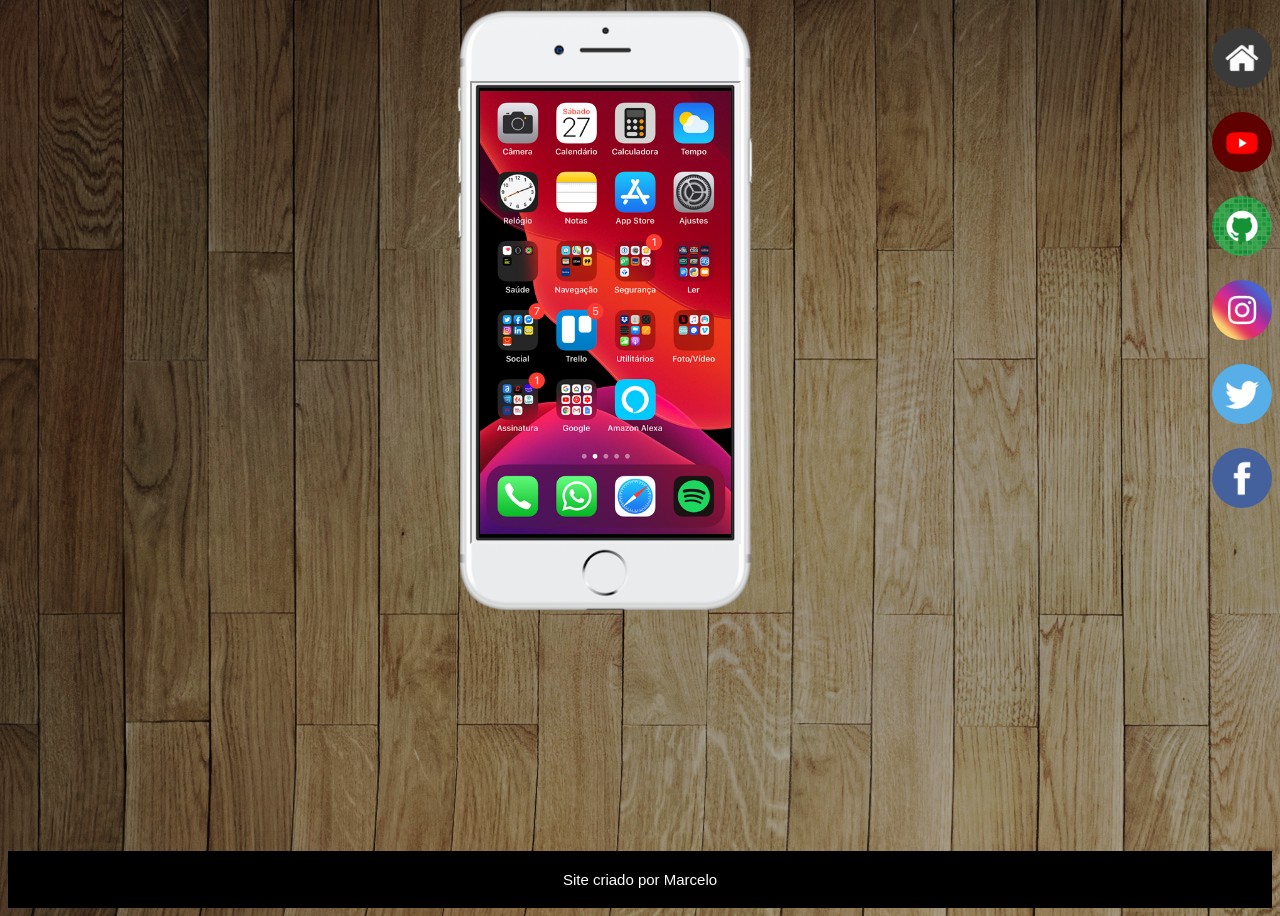
<file: index.html>
<!DOCTYPE html>
<html lang="pt-br">
<head>
    <meta charset="UTF-8">
    <meta name="viewport" content="width=device-width, initial-scale=1.0">
    <title>Meu projeto Redes sociais</title>

    <link rel="stylesheet" href="style.css">

</head>
<body>
    <div id="conteudo">
      
        <div id="telefone">
      
        <img id="imagem" src="imagens/frame-iphone.png" alt="telefone">
       <iframe sr src="paginas-extras/home.html" name="tela" ></iframe>
        </div>
      <nav>
        
        <a href="paginas-extras/home.html" target="tela"><img class="you" src="imagens/logo-home.jpg"></a>
        <br>
        <a href="paginas-extras/you.html" target="tela"> <img class="you" src="imagens/logo-youtube.jpg" ></a>
        <br>
        <a href="paginas-extras/git.html" target="tela"> <img class="you" src="imagens/logo-github.jpg" alt=""></a>
        <br>
        <a href="paginas-extras/insta.html" target="tela"> <img class="you" src="imagens/logo-instagram.jpg" alt=""></a>
        <br>
        <a href="paginas-extras/twi.html" target="tela"> <img class="you" src="imagens/logo-twitter.jpg" alt=""></a>
        <br>
        <a href="paginas-extras/face.html" target="tela"> <img class="you" src="imagens/logo-facebook.jpg" alt=""></a>
      </nav>
      
       
    </div>



<footer> 
  <p>Site criado por Marcelo</p>
</footer>

</body>
</html>
</file>
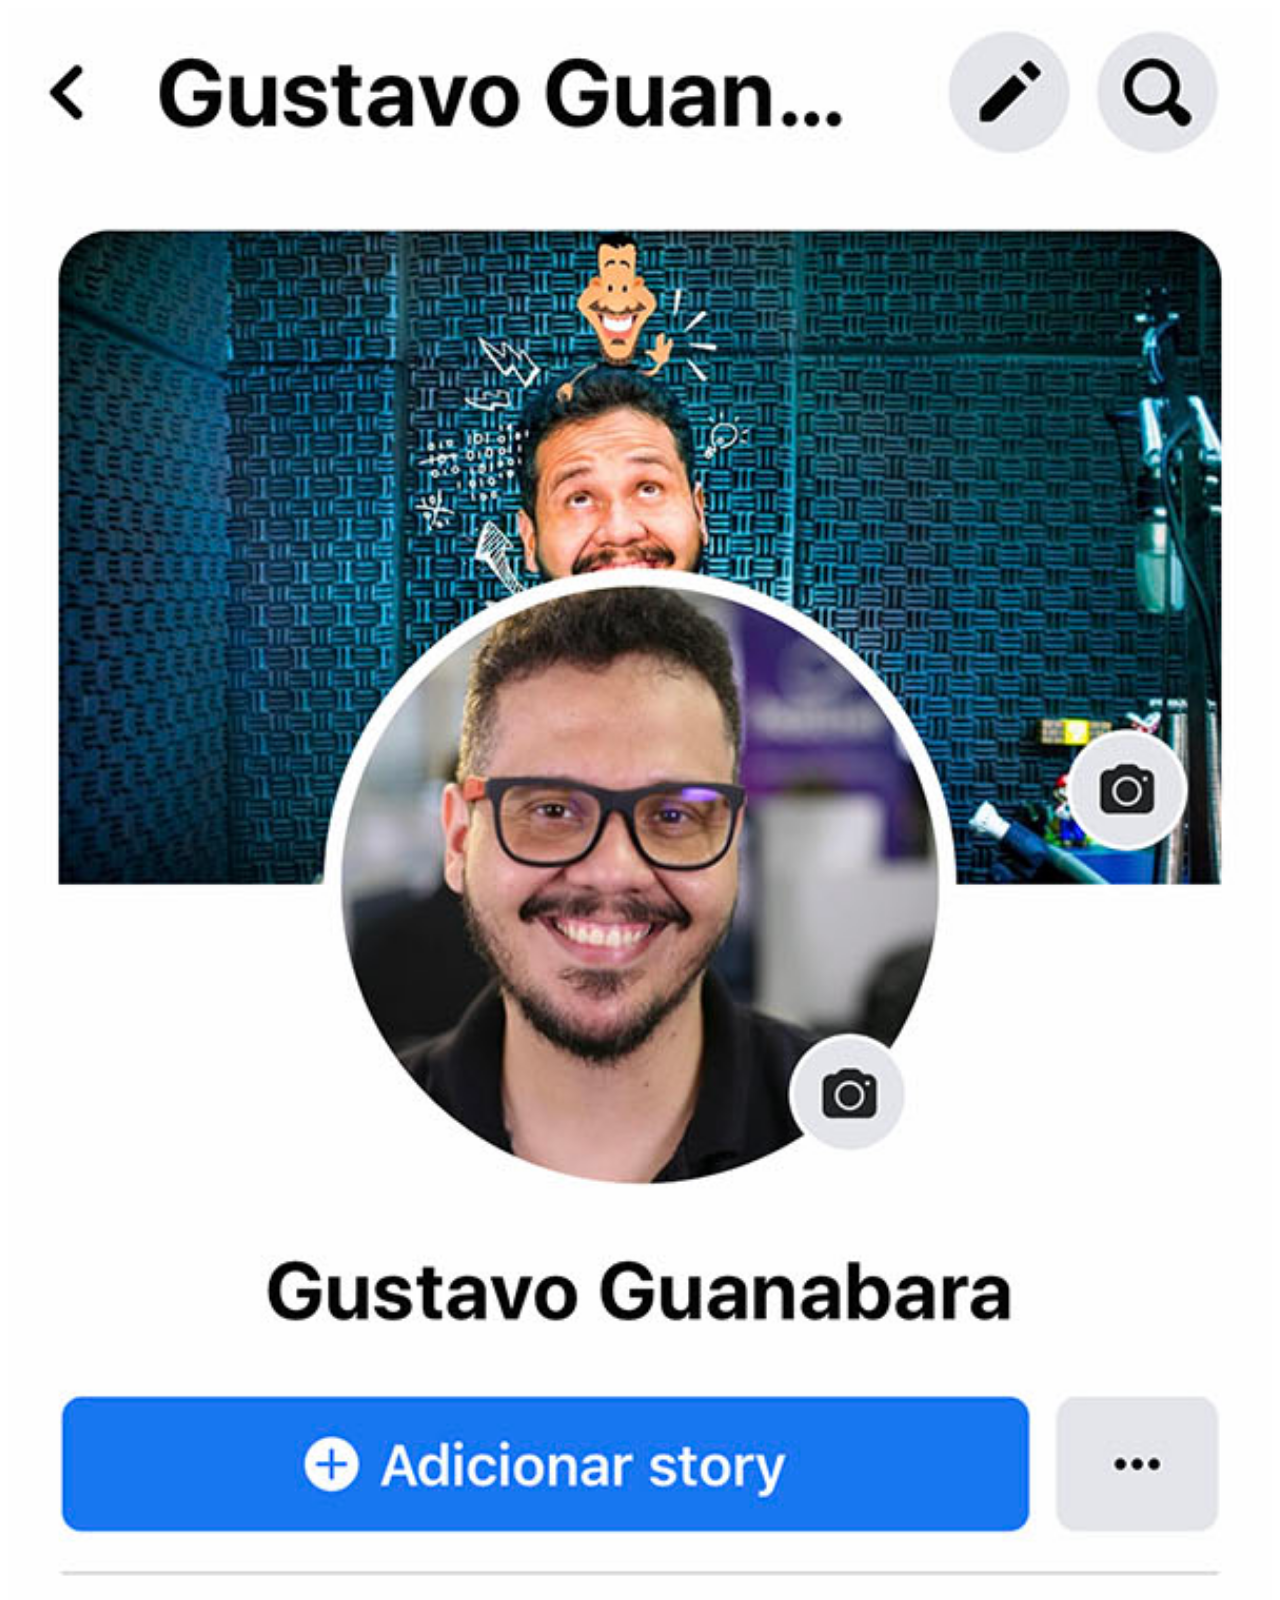
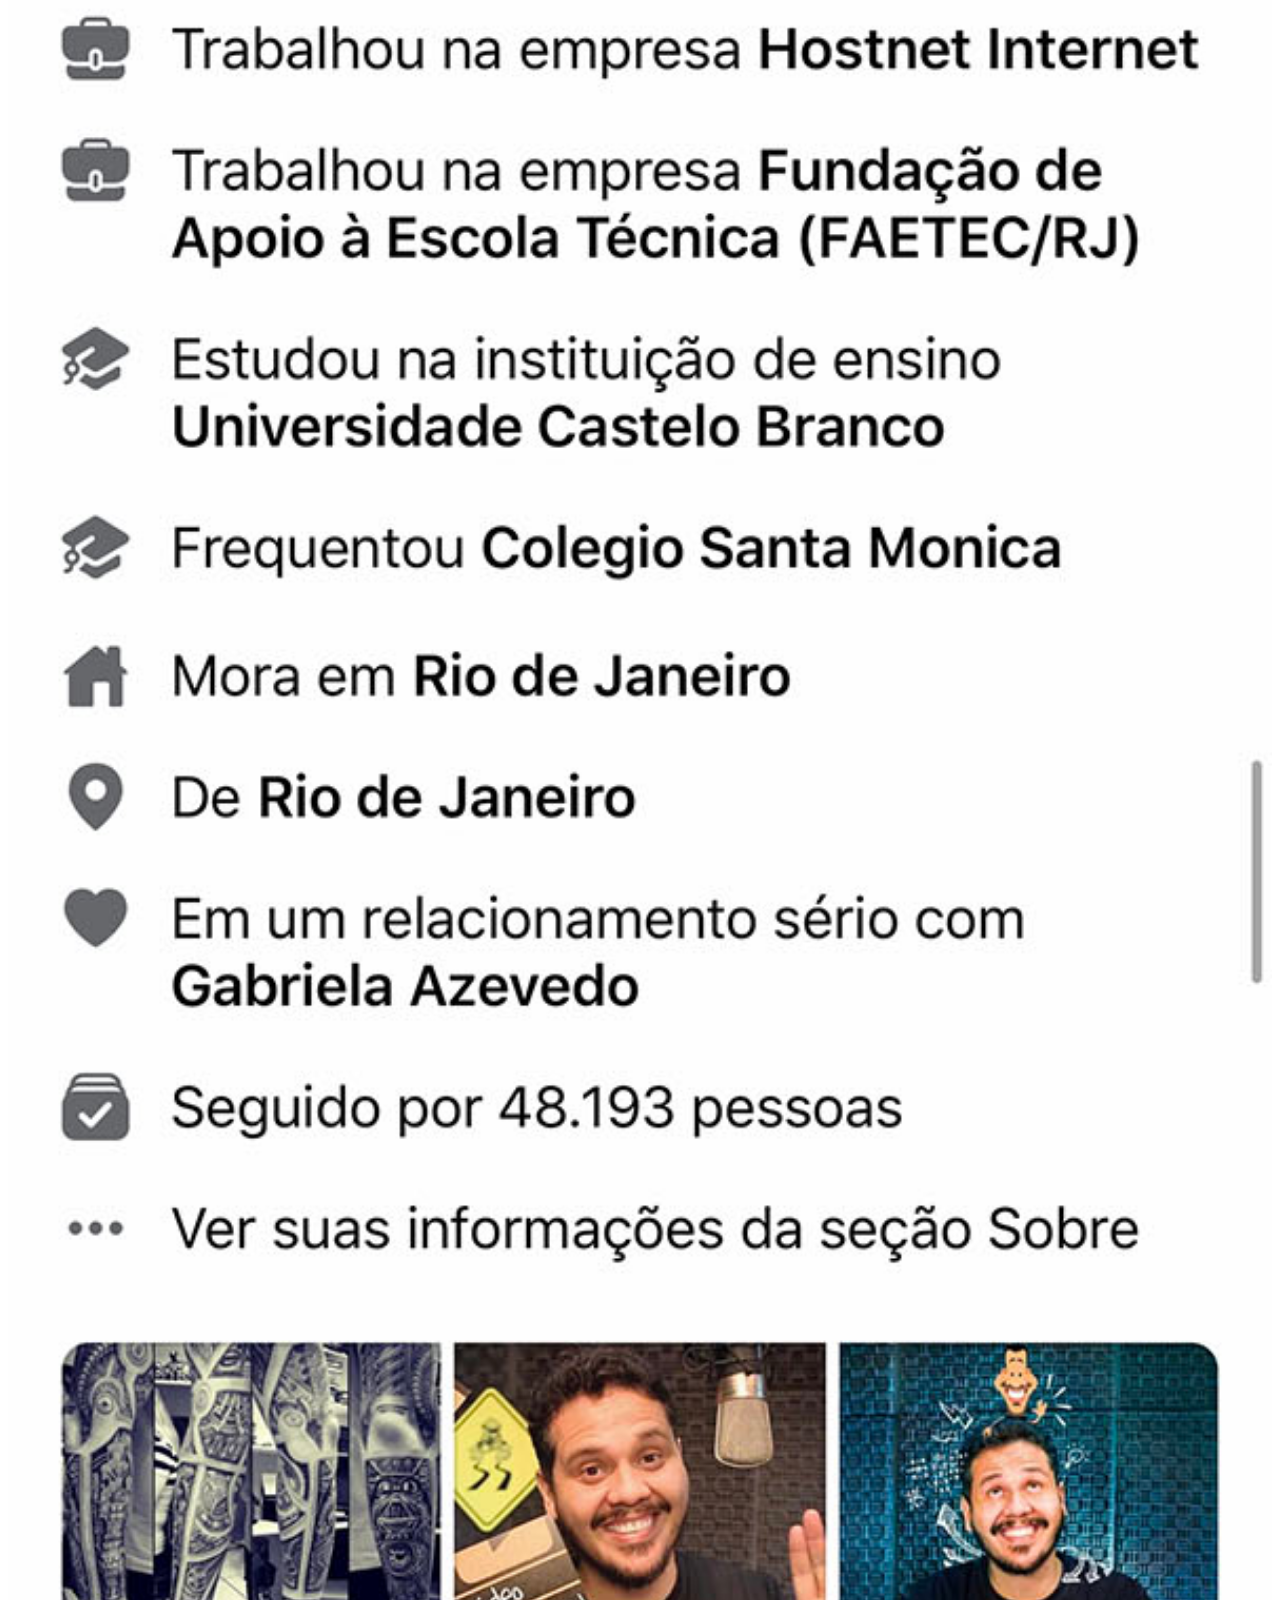
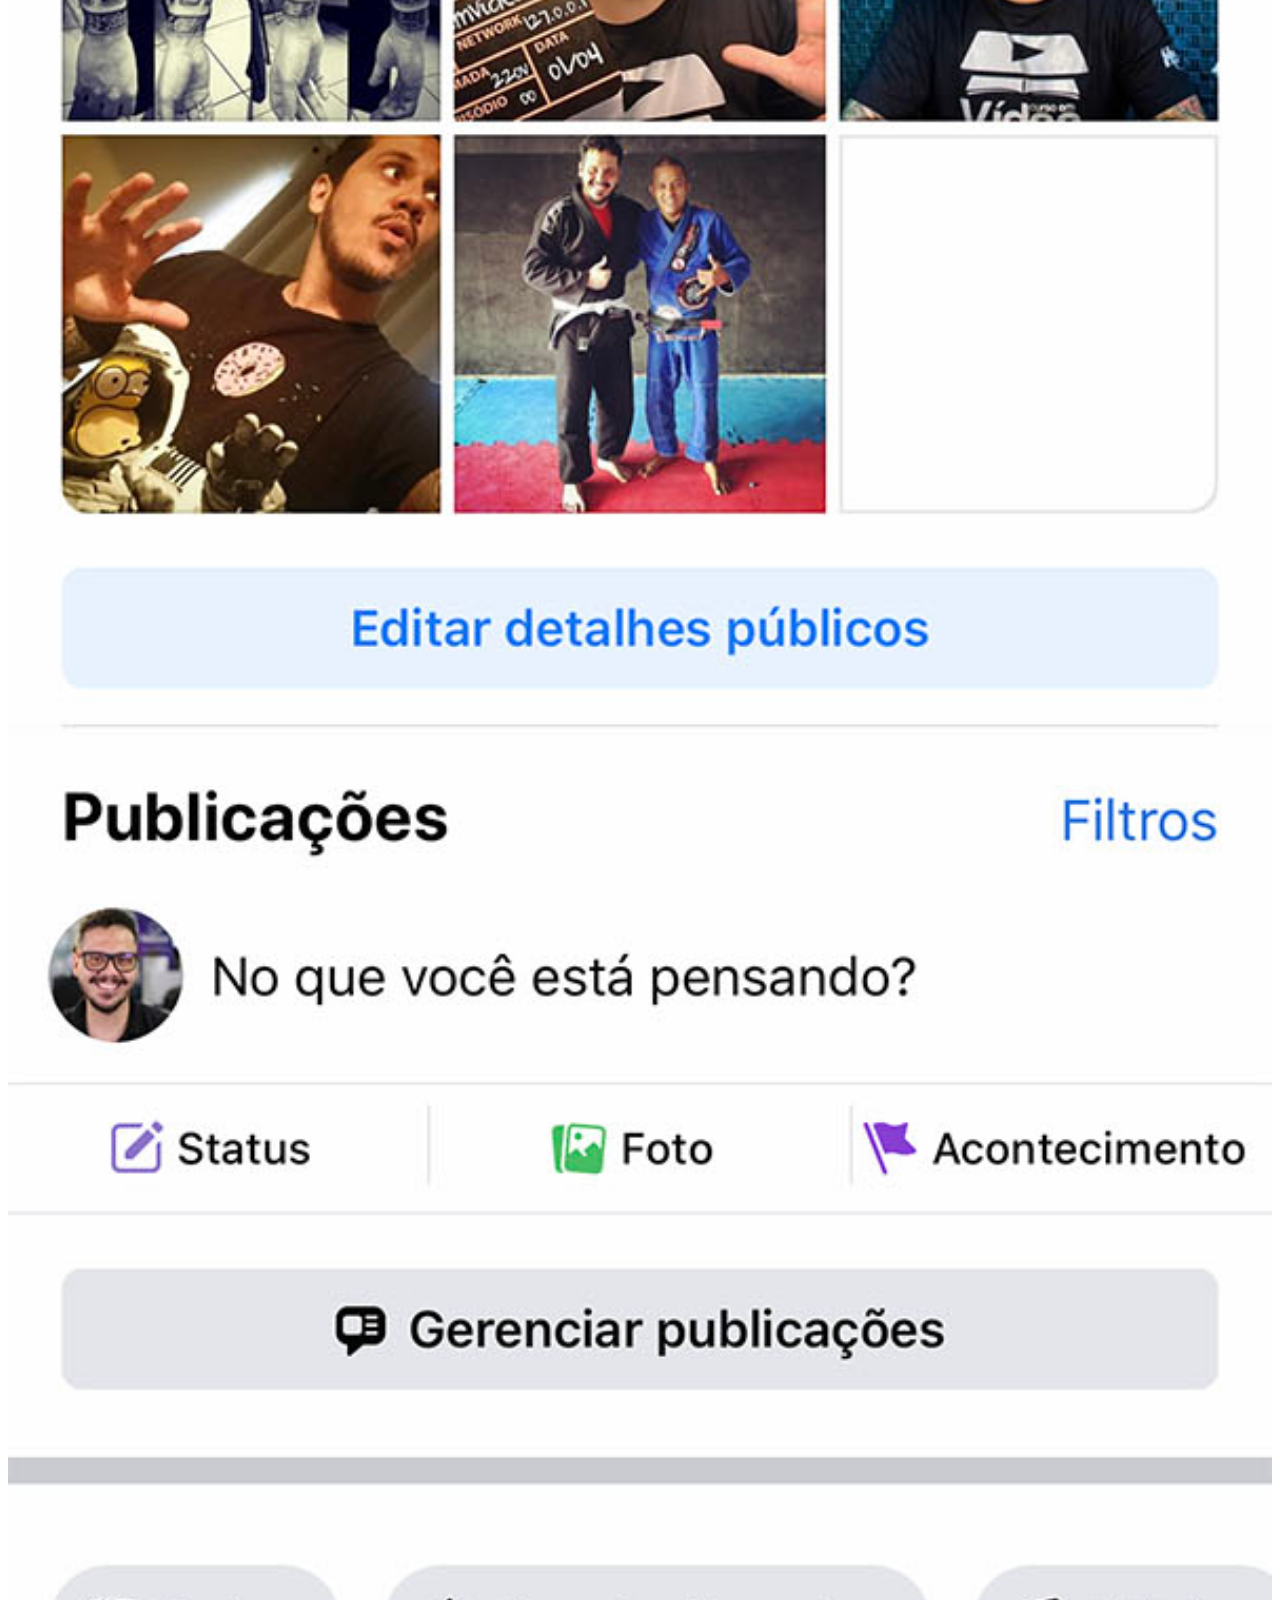
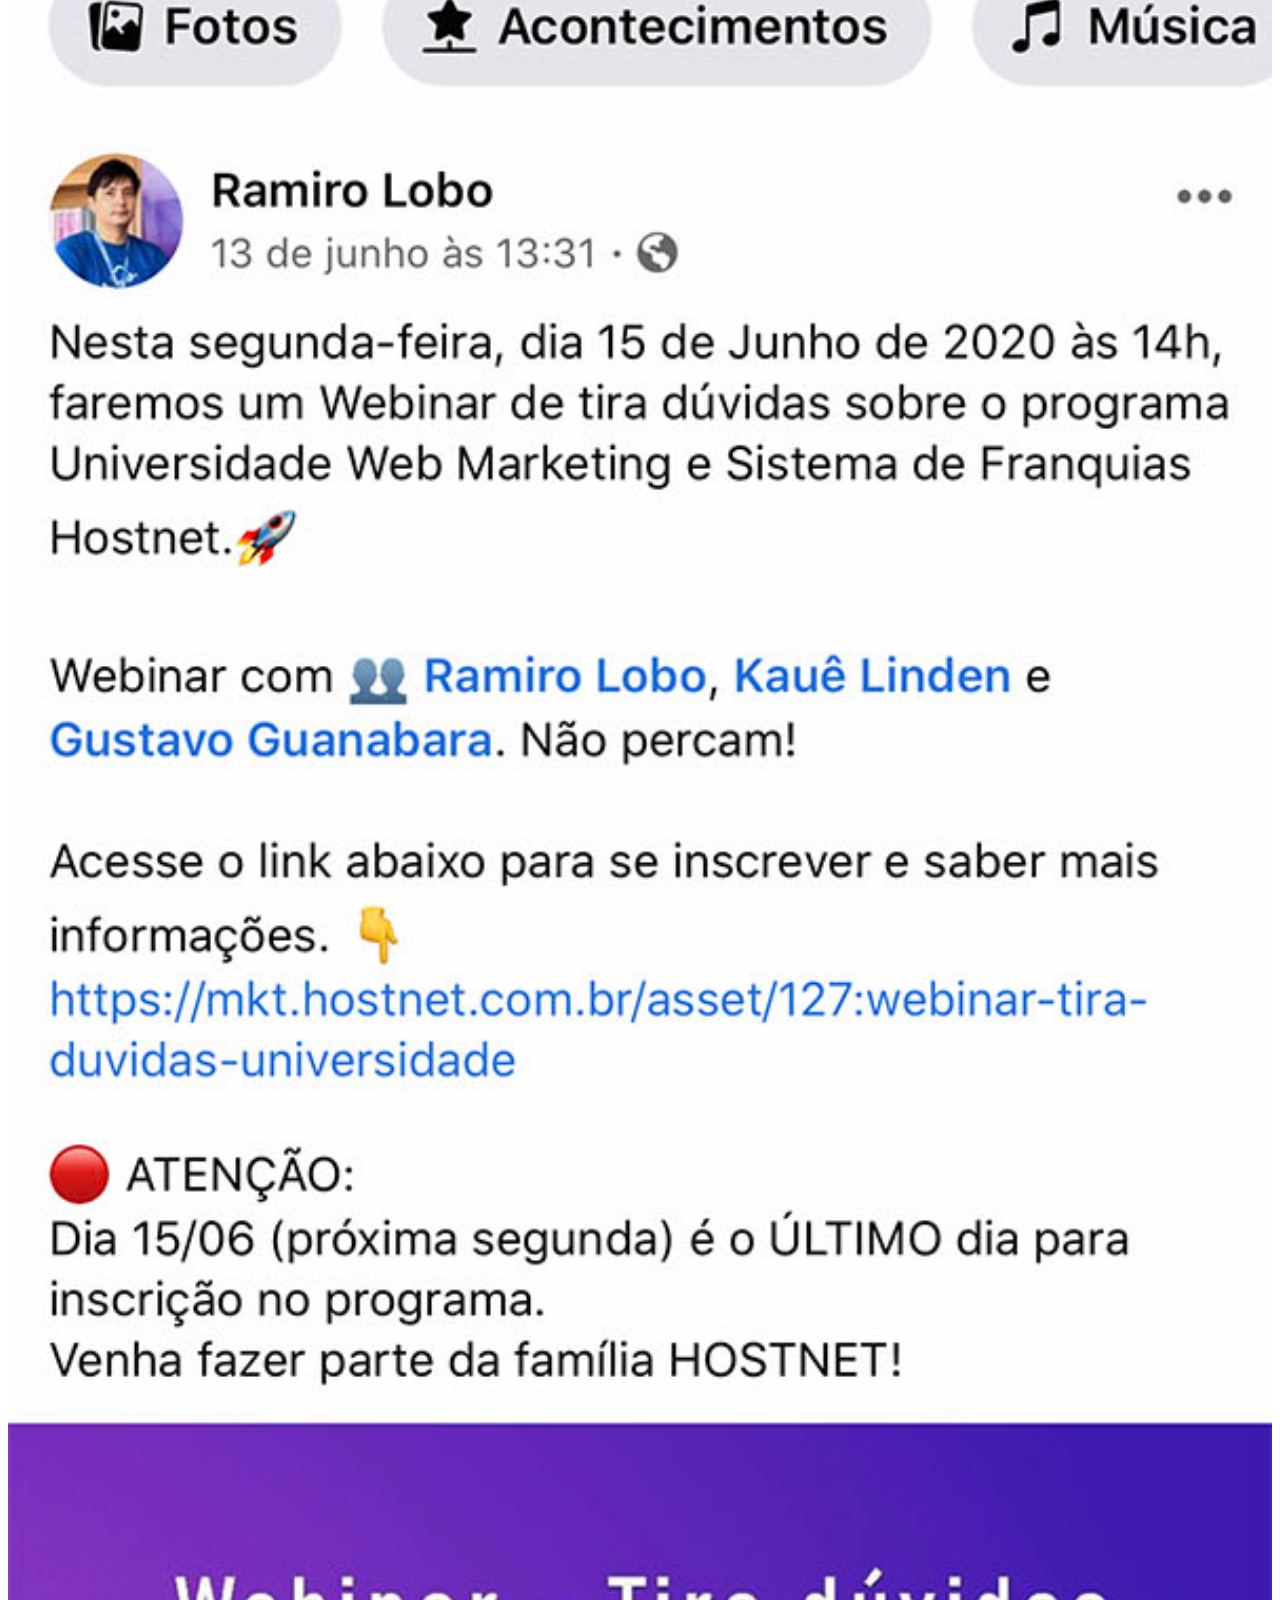
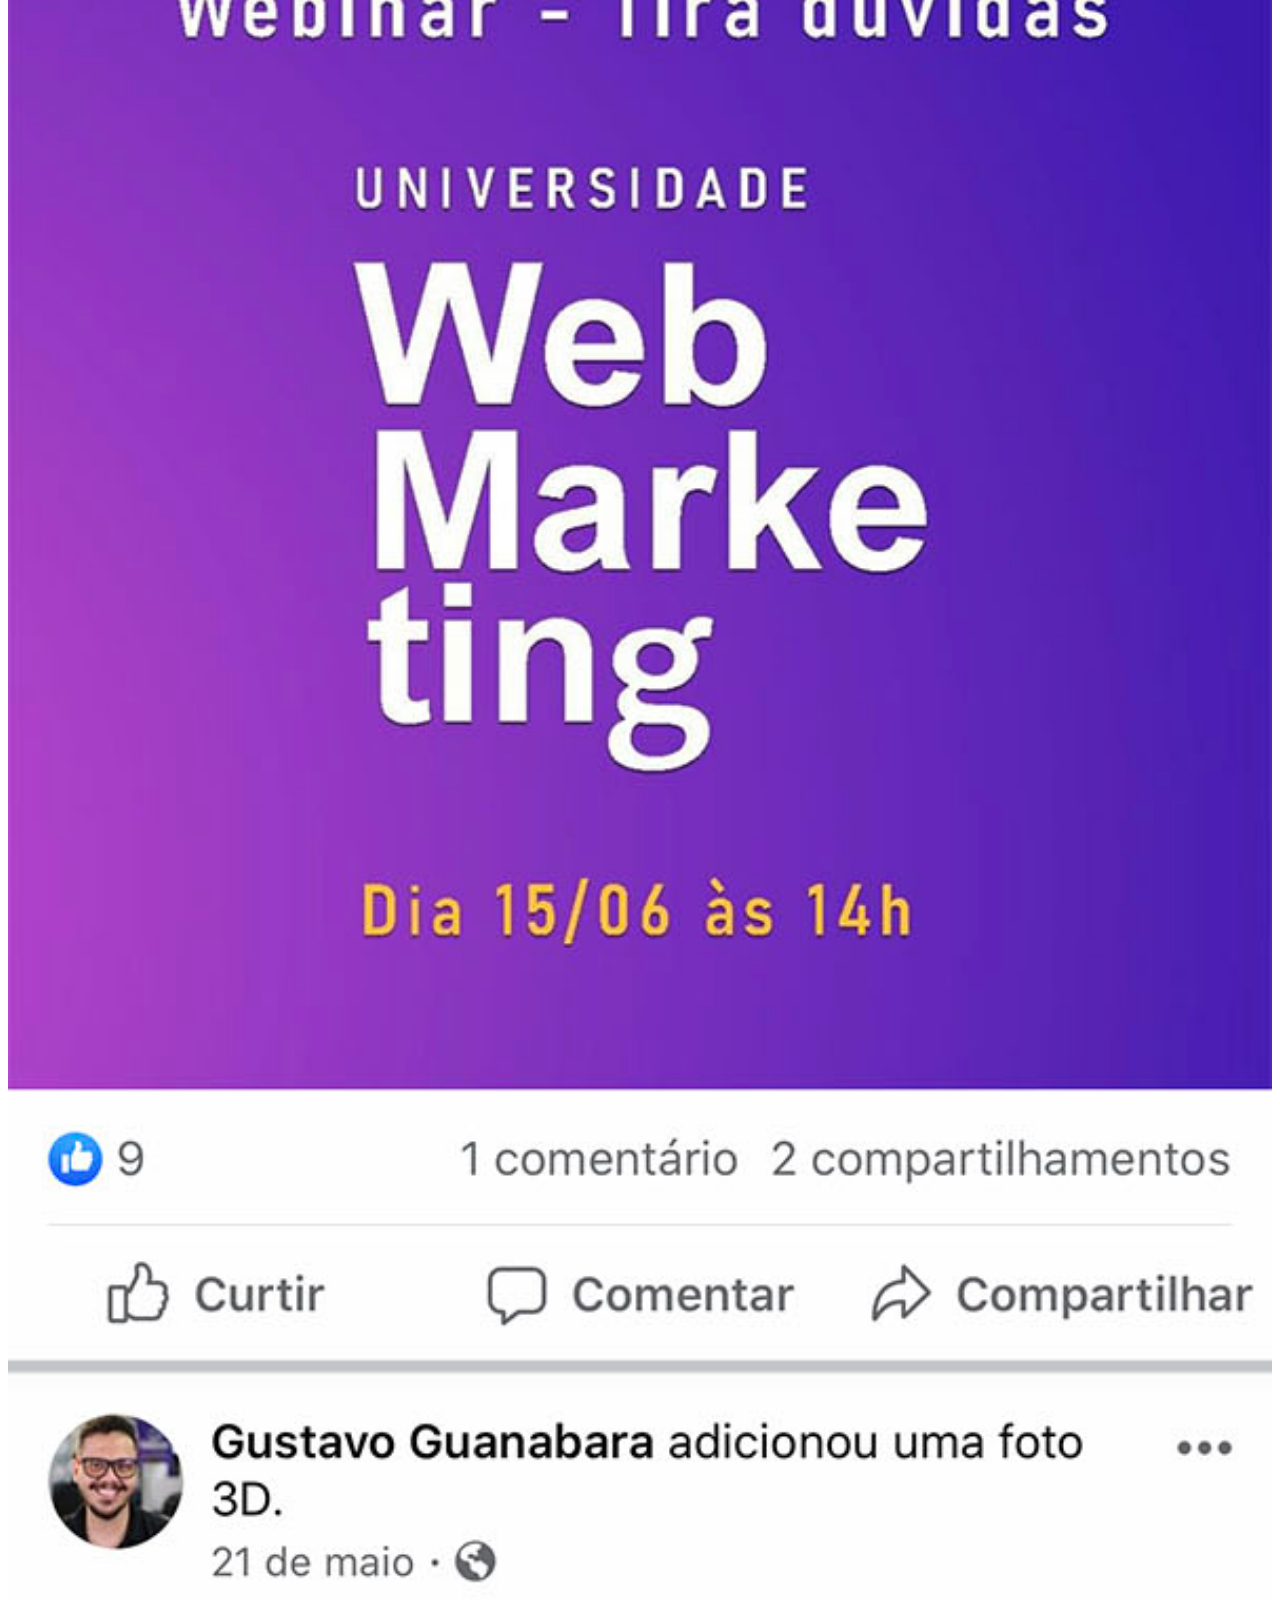
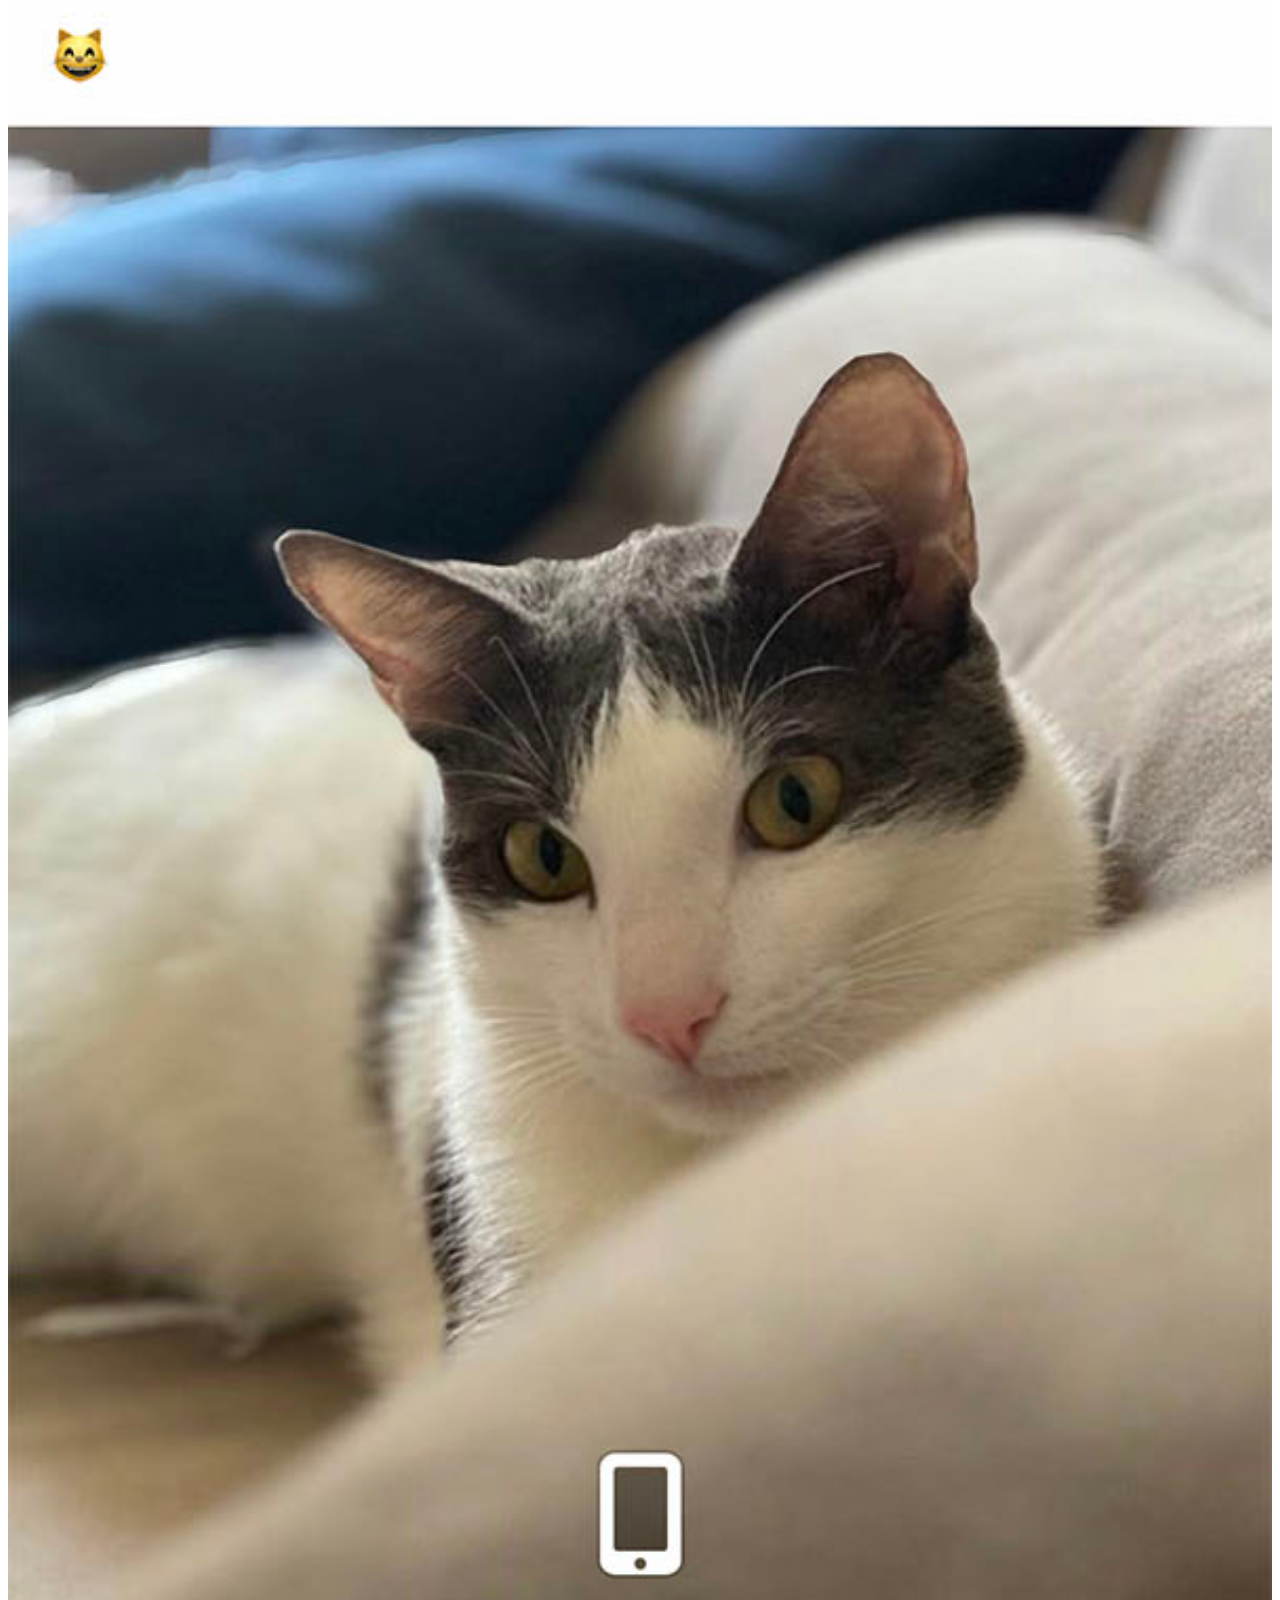
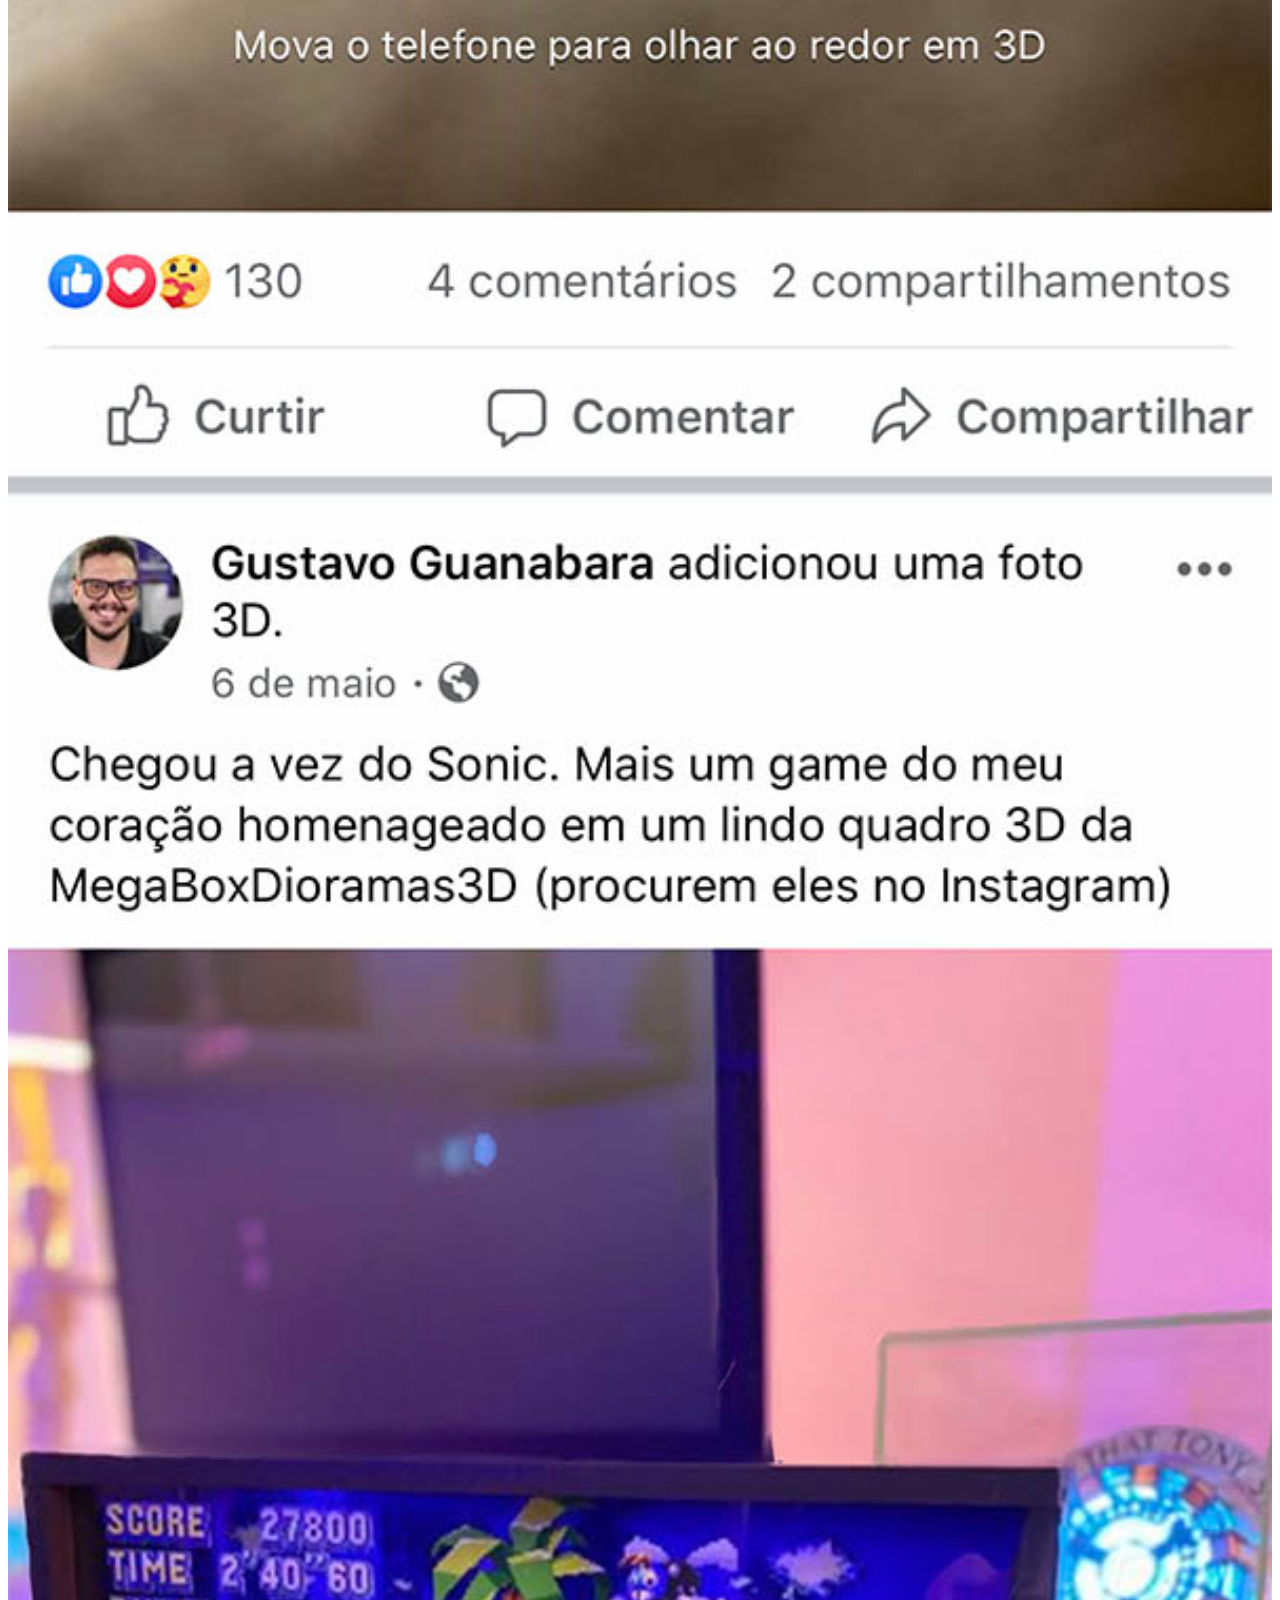
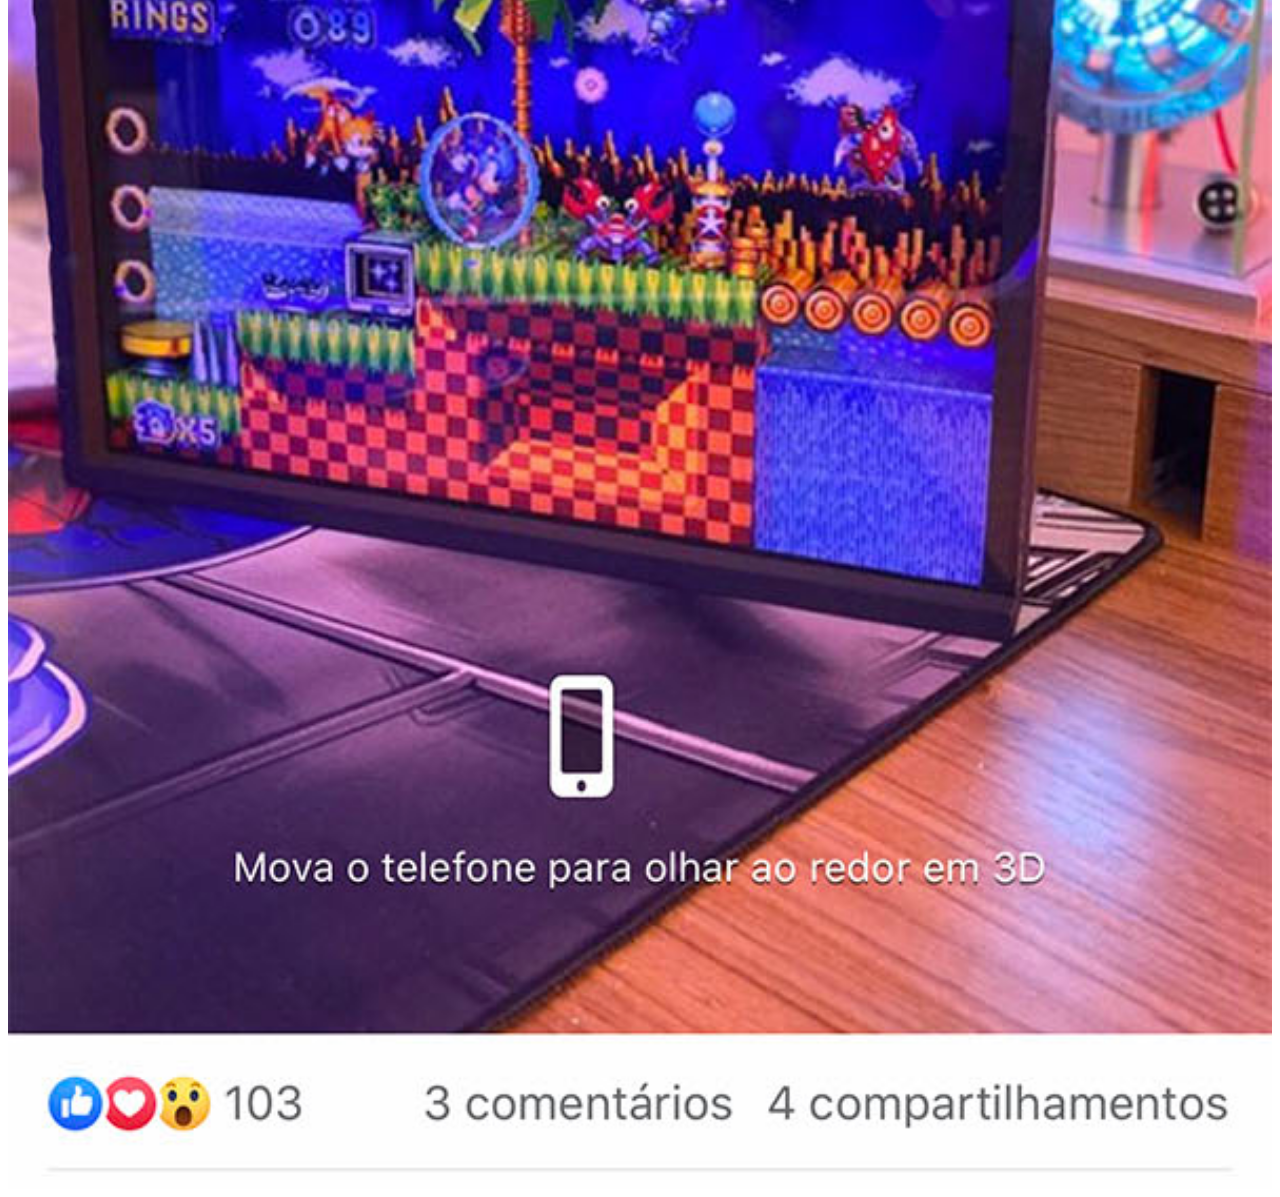
<file: paginas-extras/face.html>
<!DOCTYPE html>
<html lang="en">
<head>
    <meta charset="UTF-8">
    <meta name="viewport" content="width=device-width, initial-scale=1.0">
    <title>Document</title>
      <style>

        
img{
    width: 100%;
    height: 100%;
    display: block;
    margin: auto;
    object-fit: cover;
}


html{
    scrollbar-width: none;
}

::-webkit-scrollbar{
    display: none;
}
    </style>
</head>
<body>
    <a href=""><img src="../imagens/tela-facebook.jpg" alt=""></a>
</body>
</html>
</file>
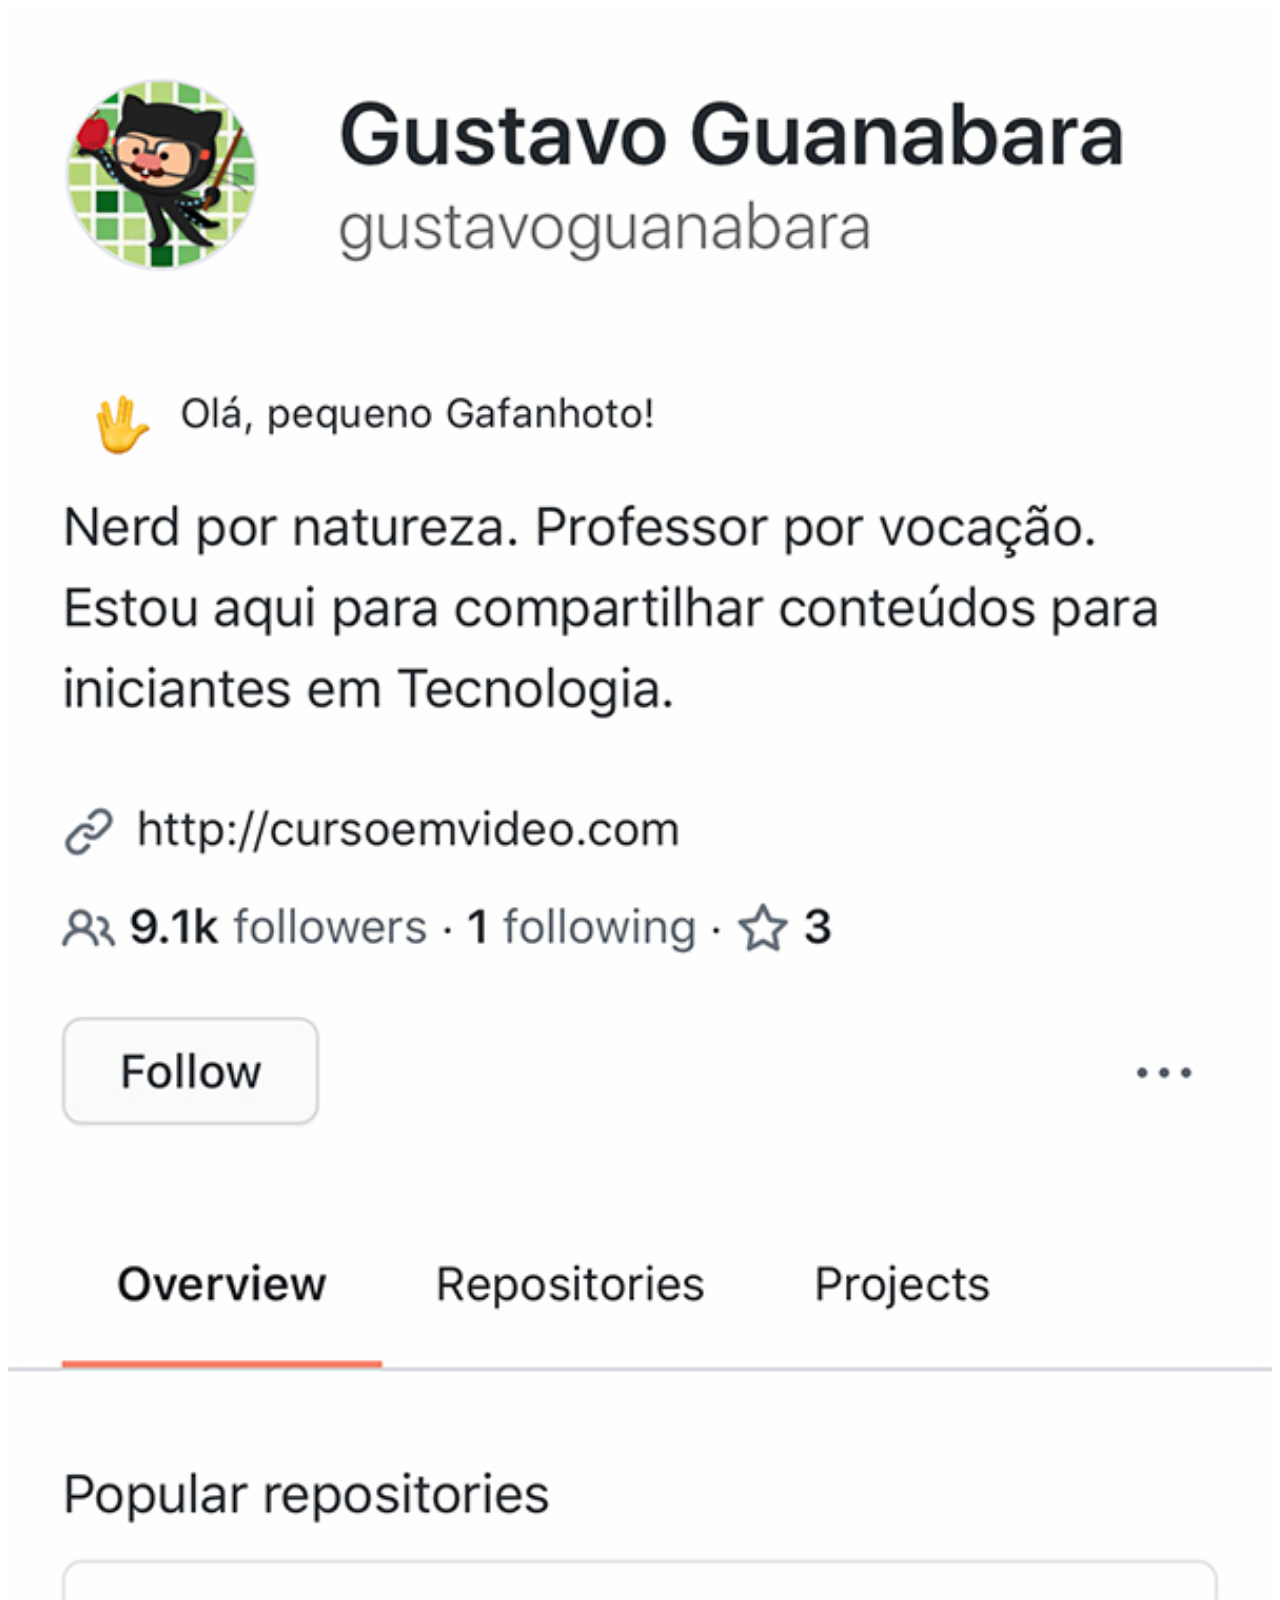
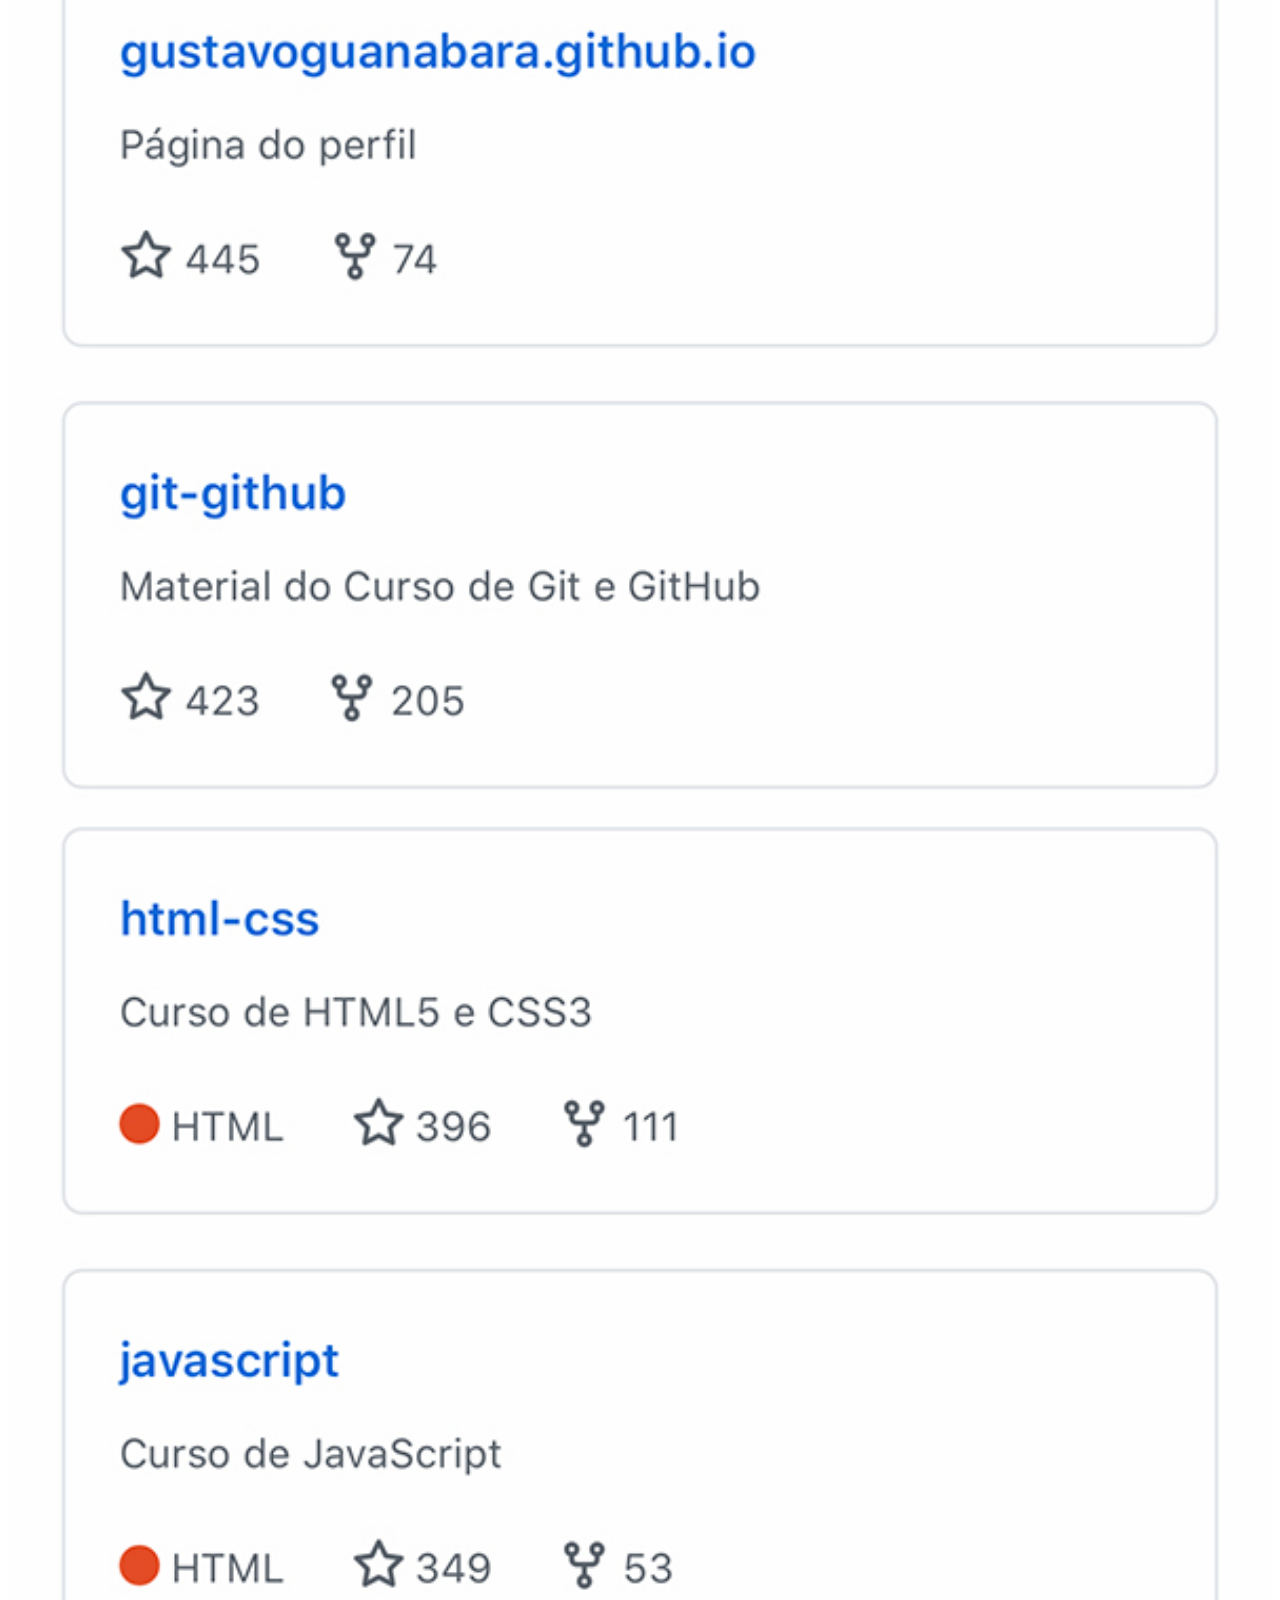
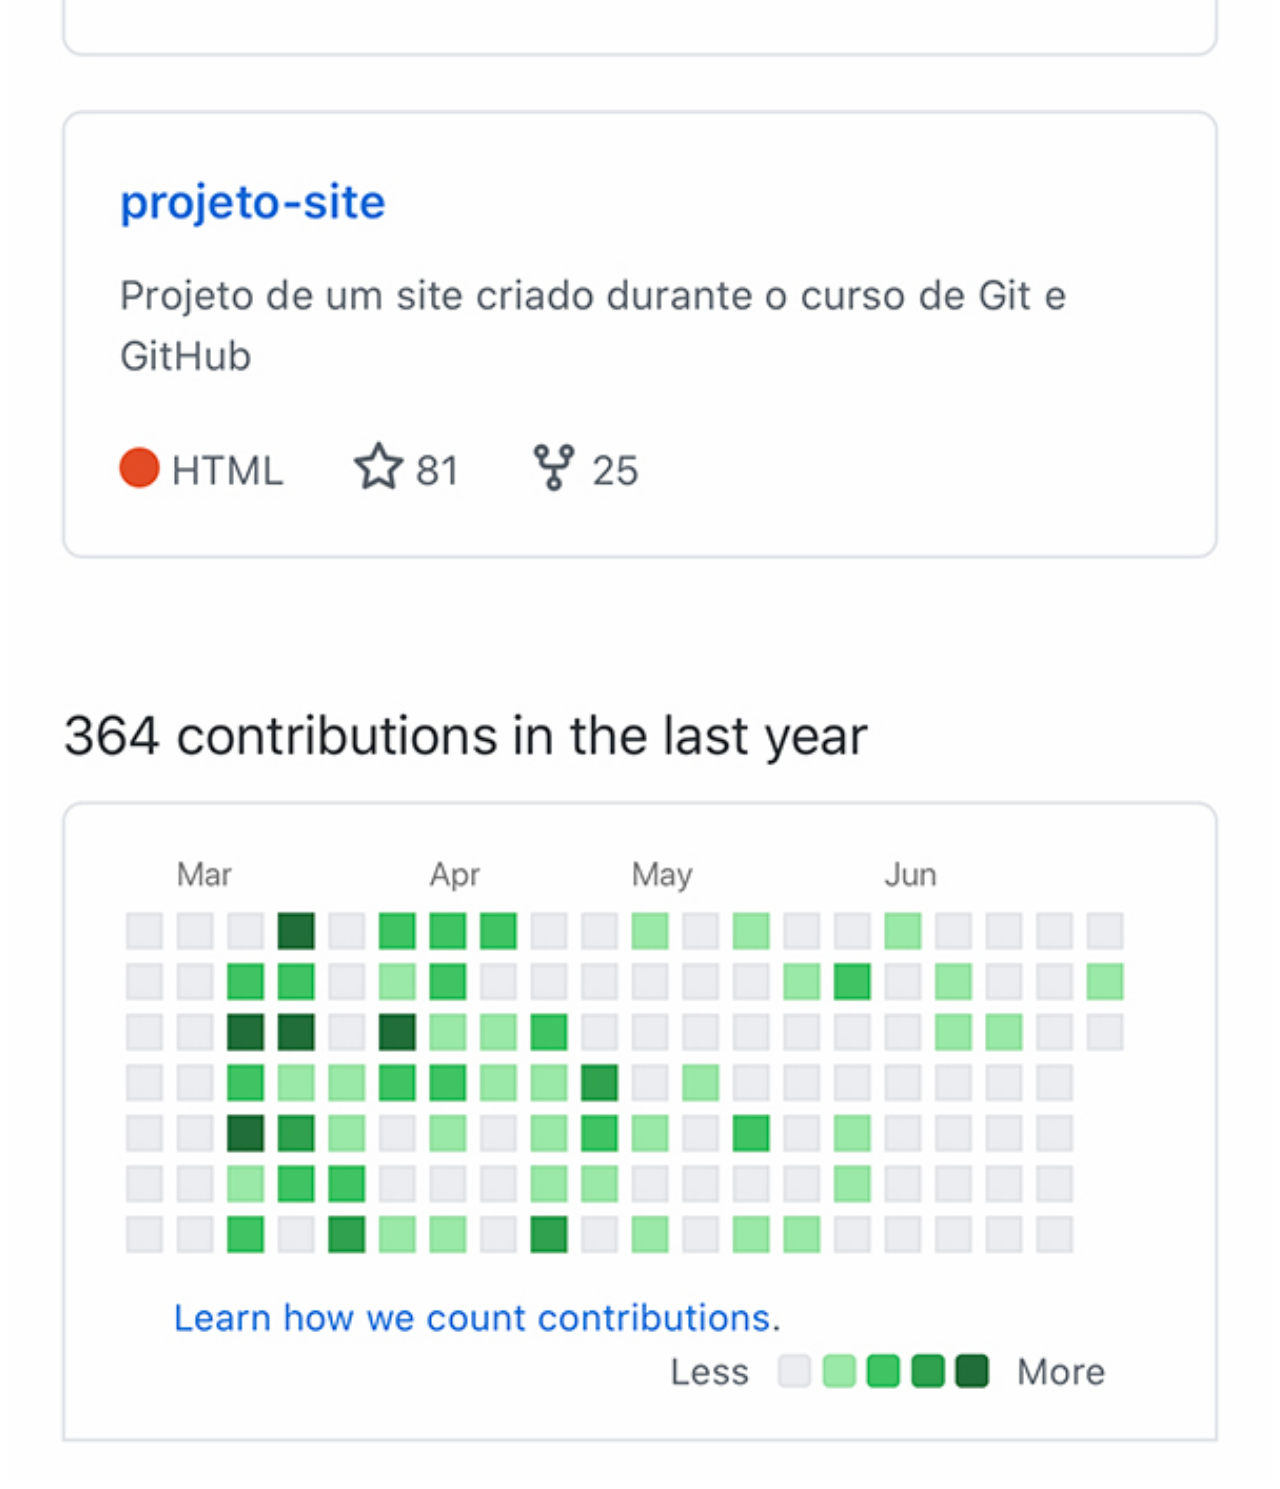
<file: paginas-extras/git.html>
<!DOCTYPE html>
<html lang="pt-br">
<head>
    <meta charset="UTF-8">
    <meta name="viewport" content="width=device-width, initial-scale=1.0">
    <title>Document</title>
      <style>

        
img{
    width: 100%;
    height: 100%;
    display: block;
    margin: auto;
    object-fit: cover;
}


html{
    scrollbar-width: none;
}

::-webkit-scrollbar{
    display: none;
}
    </style>
</head>
<body>
    <a href=""> <img src="../imagens/tela-github.jpg" alt=""></a>
</body>
</html>
</file>
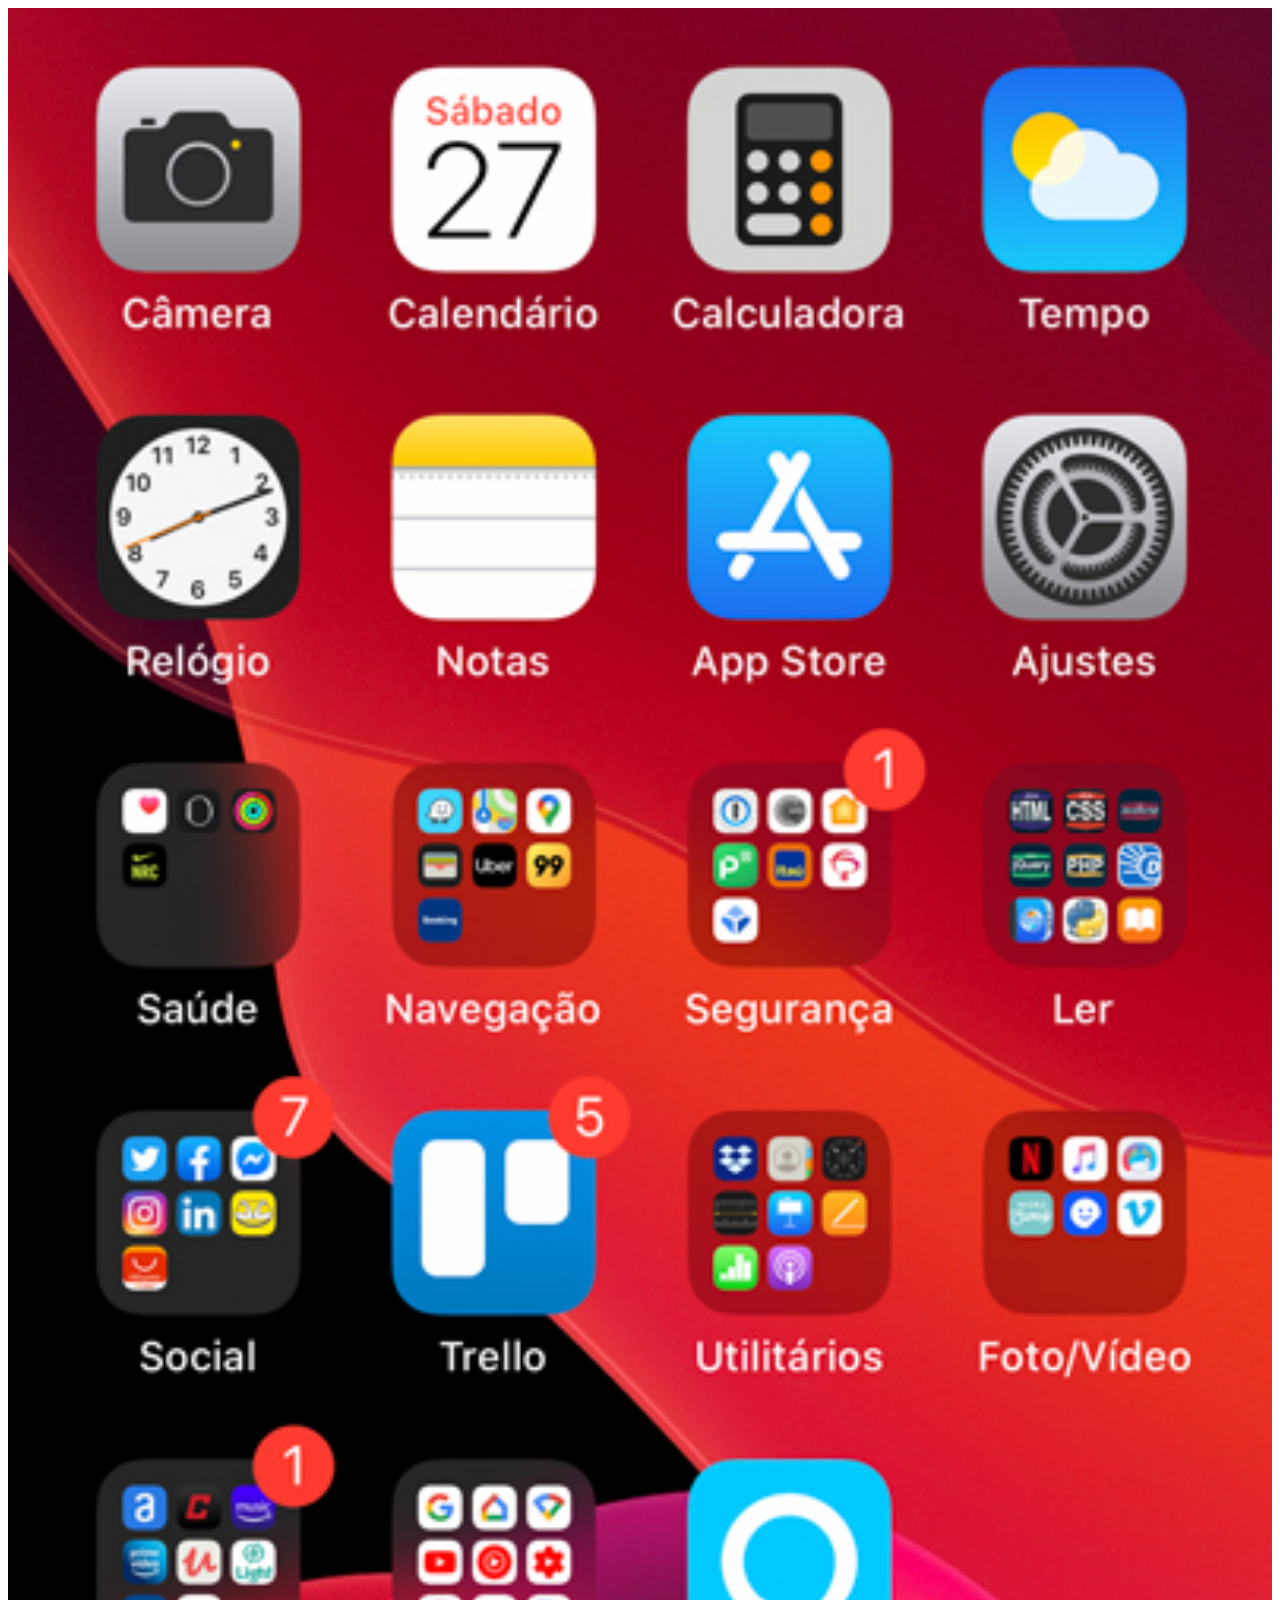
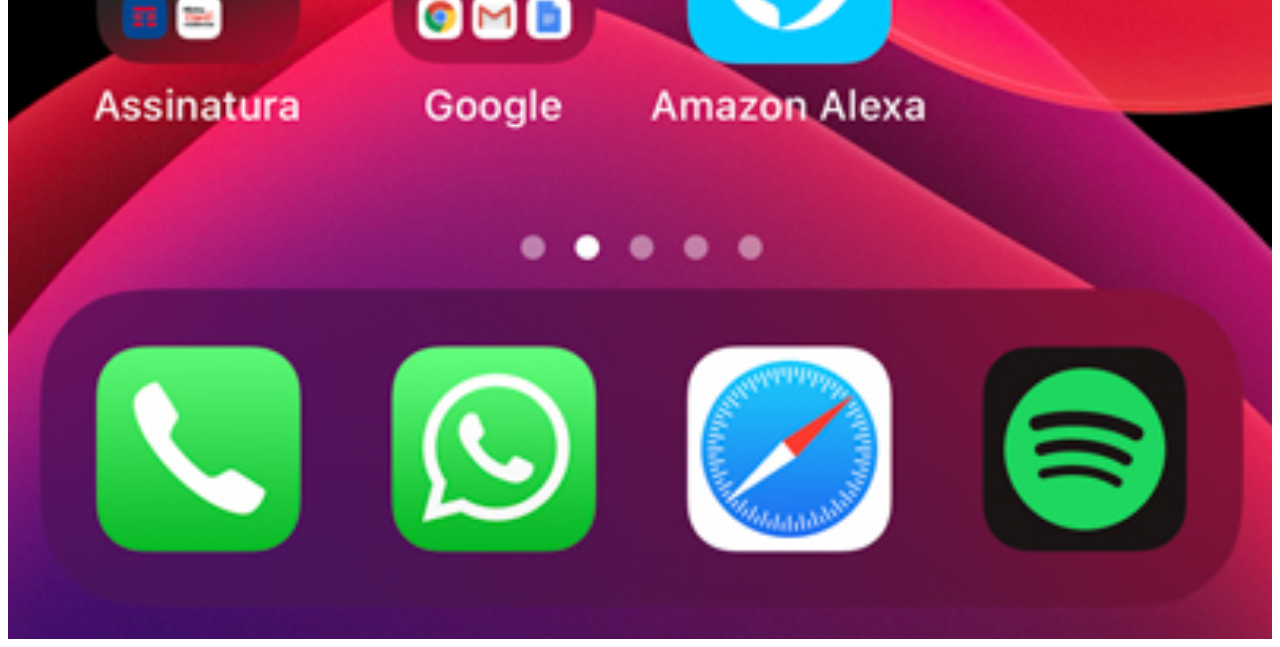
<file: paginas-extras/home.html>
<!DOCTYPE html>
<html lang="pt-br">
<head>
    <meta charset="UTF-8">
    <meta name="viewport" content="width=device-width, initial-scale=1.0">
    <title>Document</title>
    <style>

img{
    width: 100%;
    height: 100%;
    display: block;
    margin: auto;
    object-fit: cover;
   
}

    </style>
</head>
<body>
    
<a href="" target="tela"><img src="../imagens/tela-home.jpg" alt=""></a>
</body>
</html>
</file>
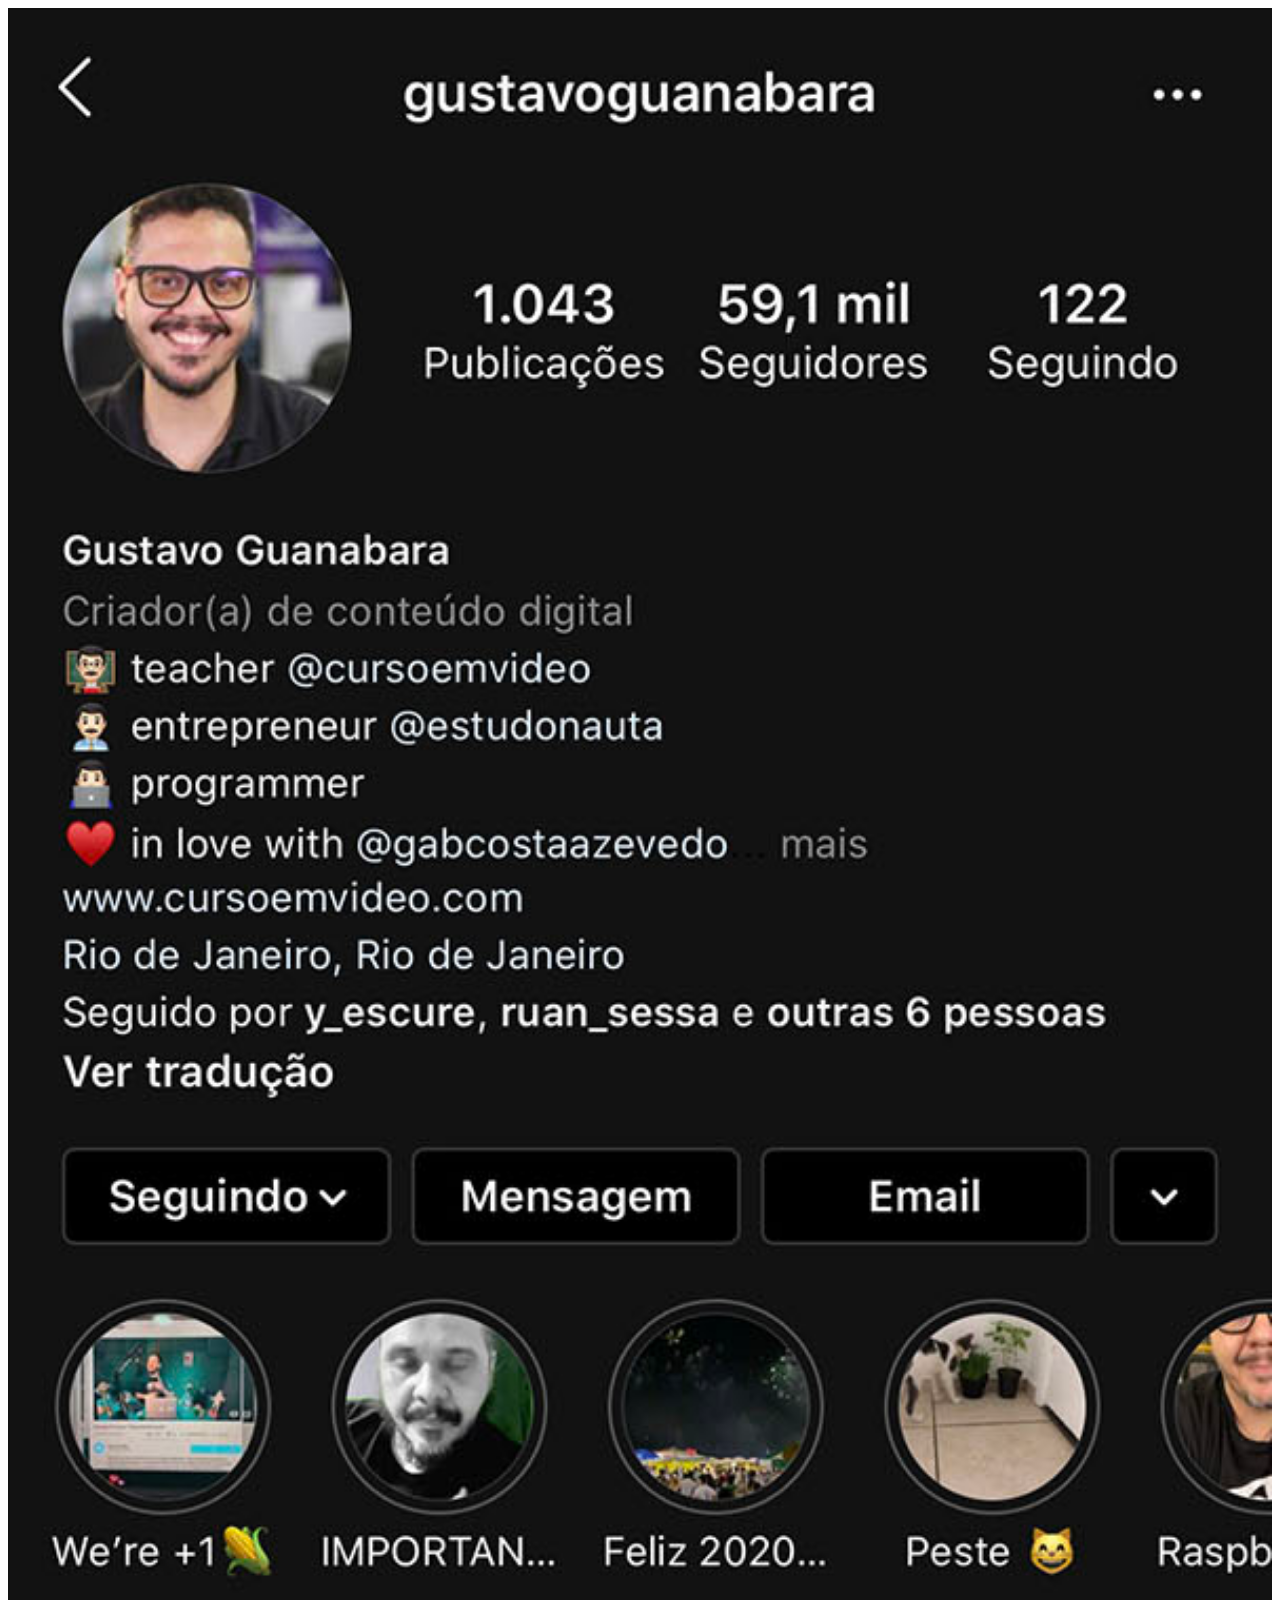
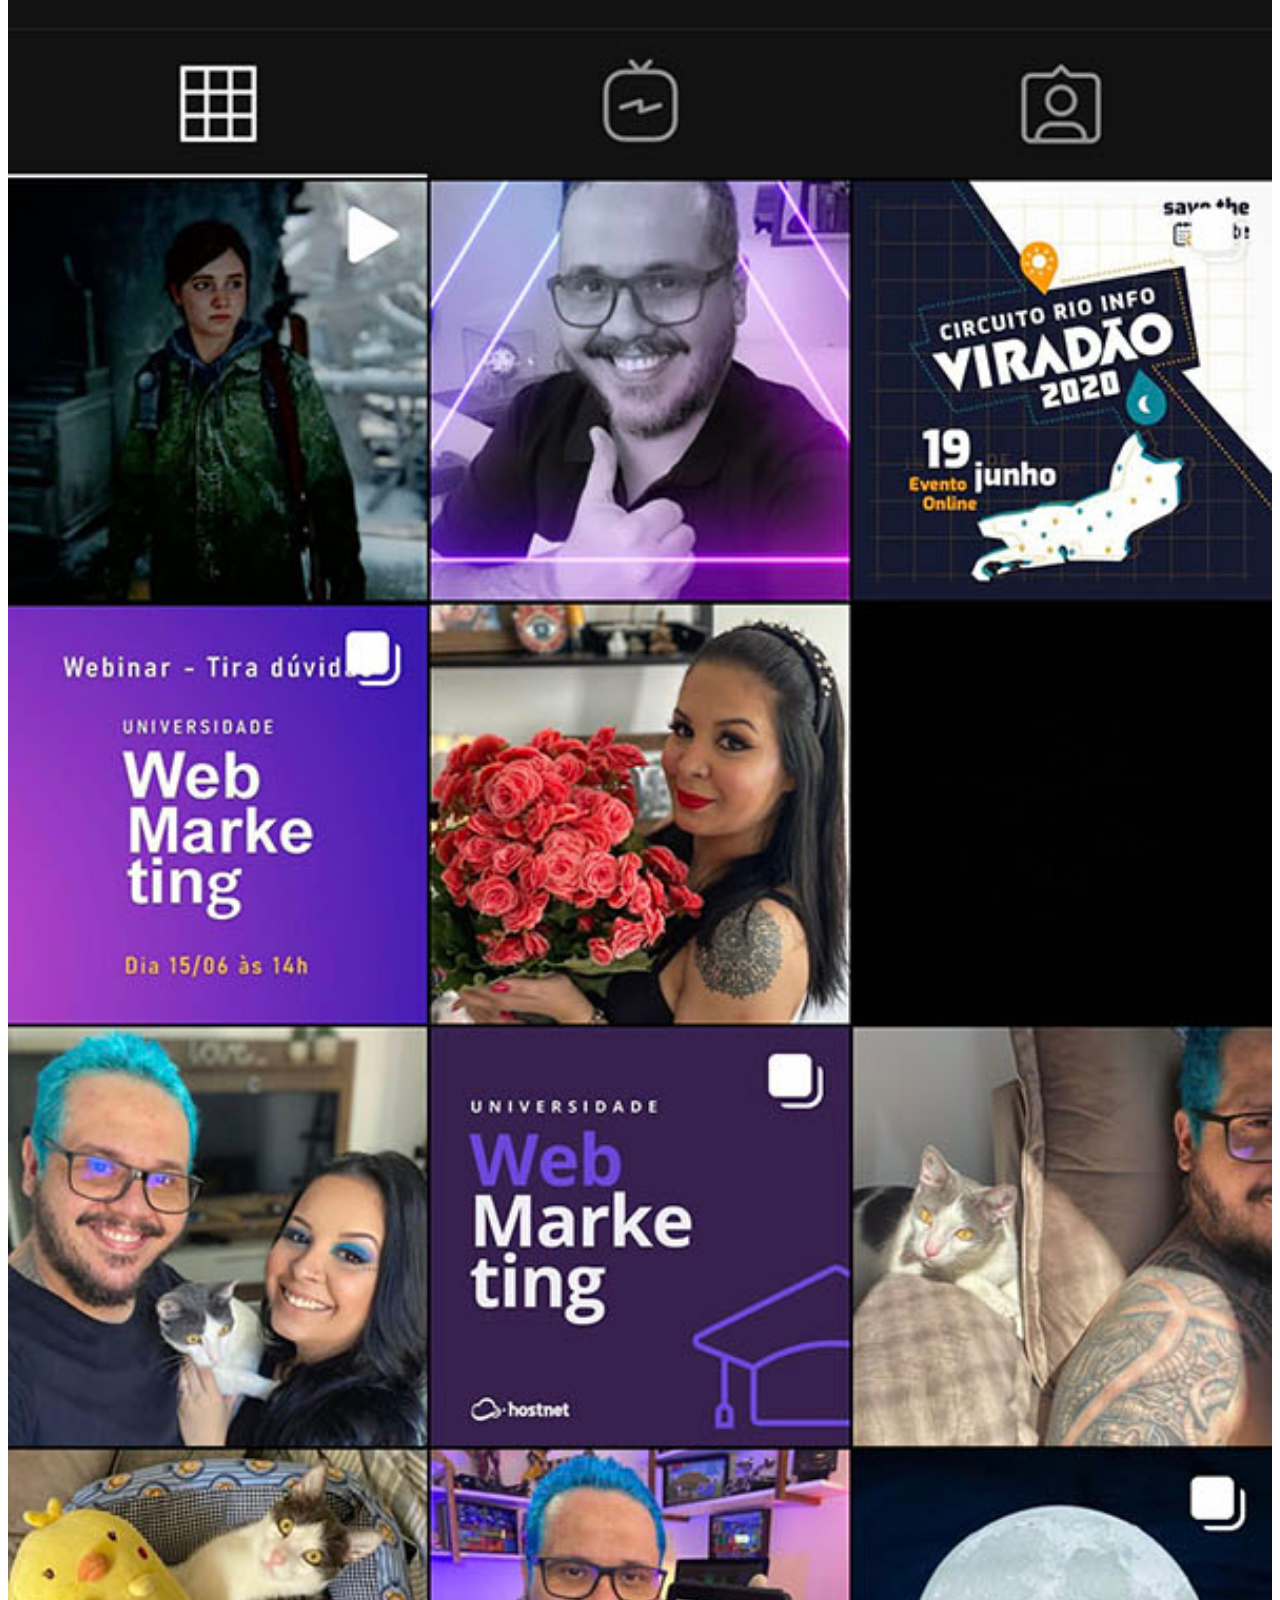
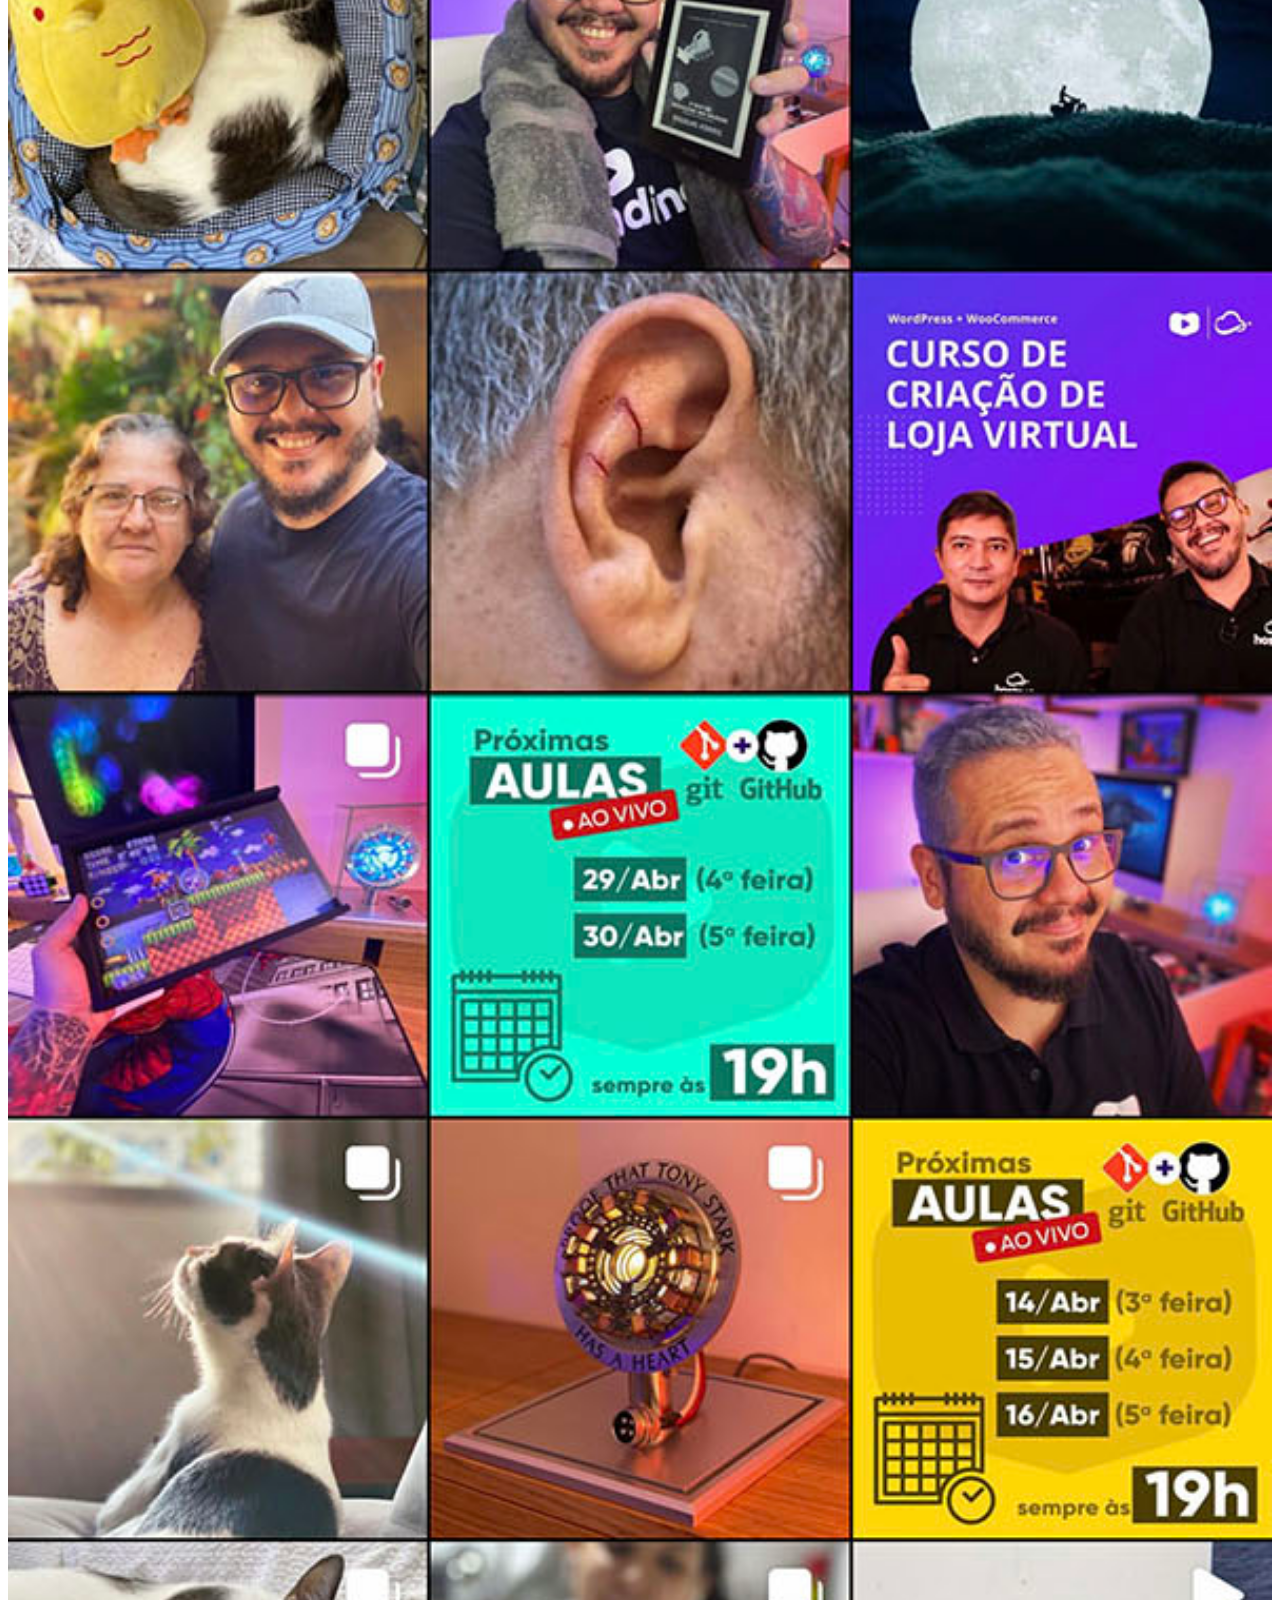
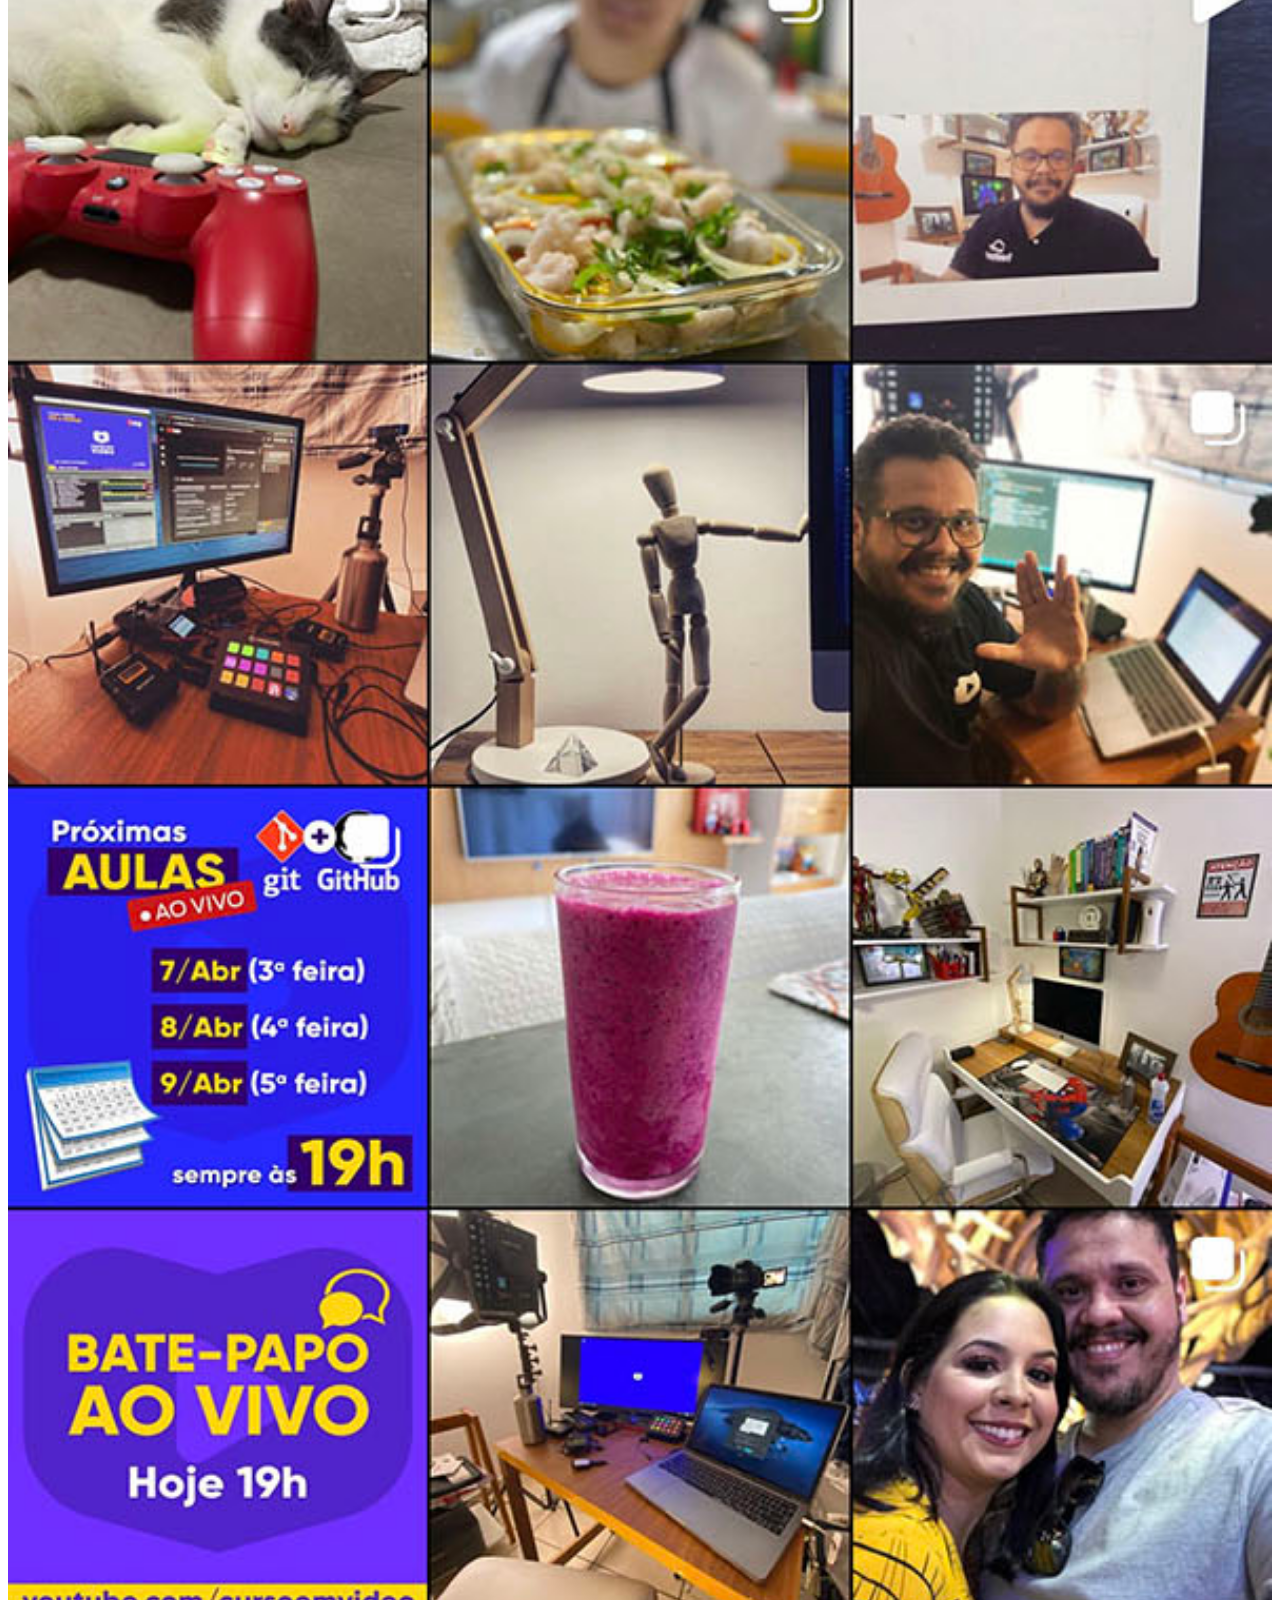
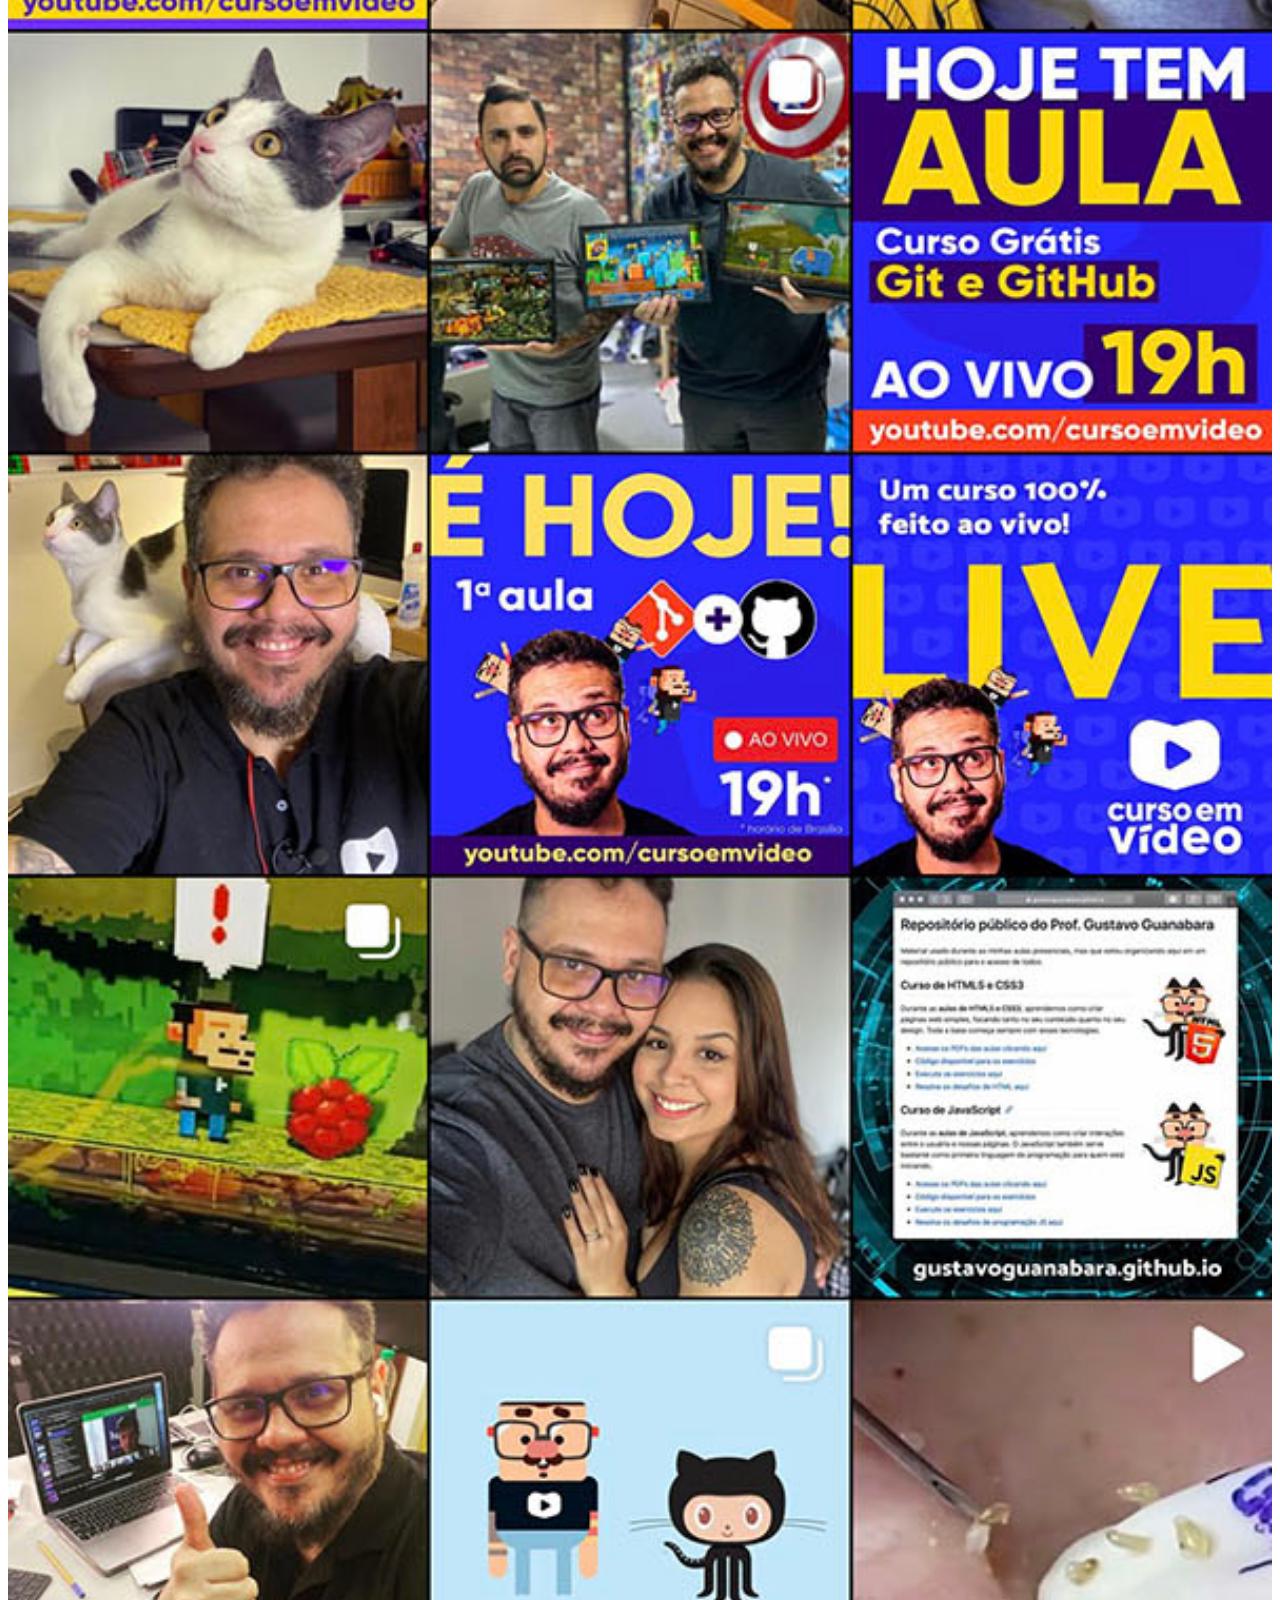
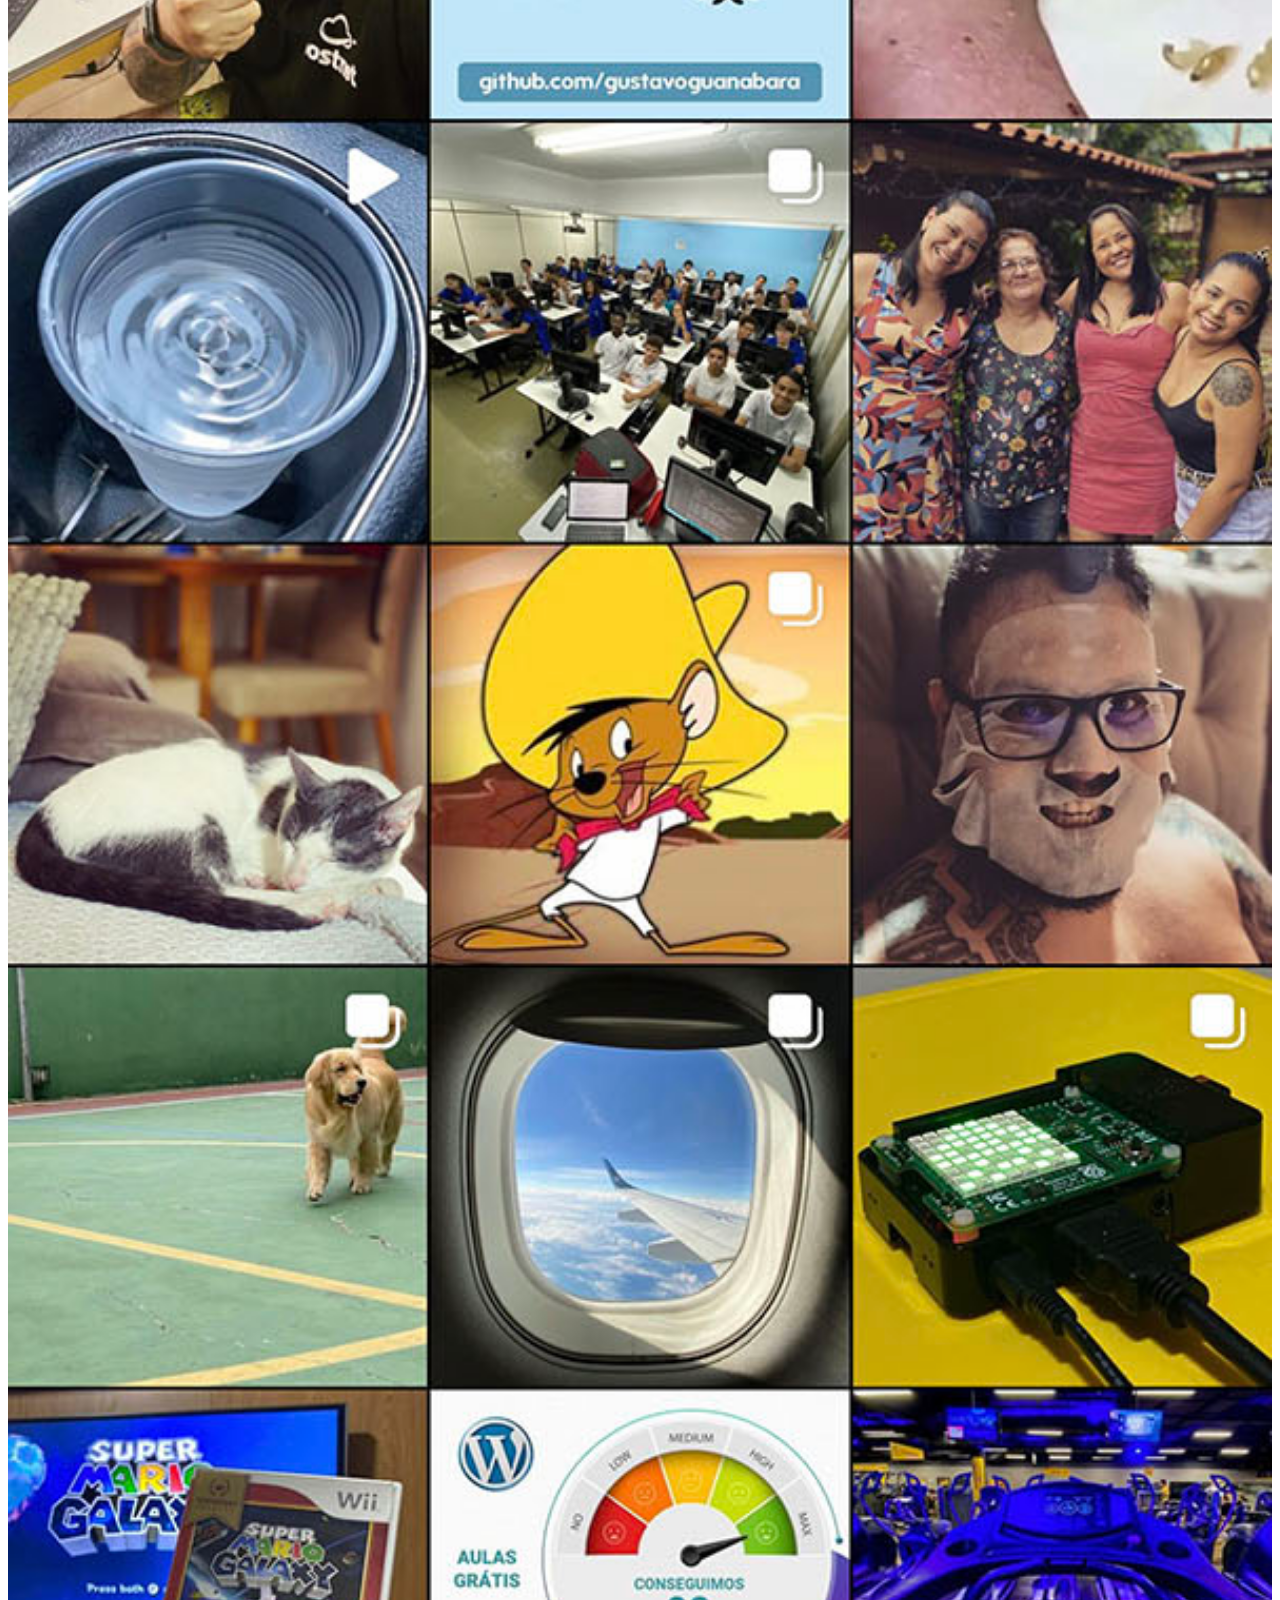
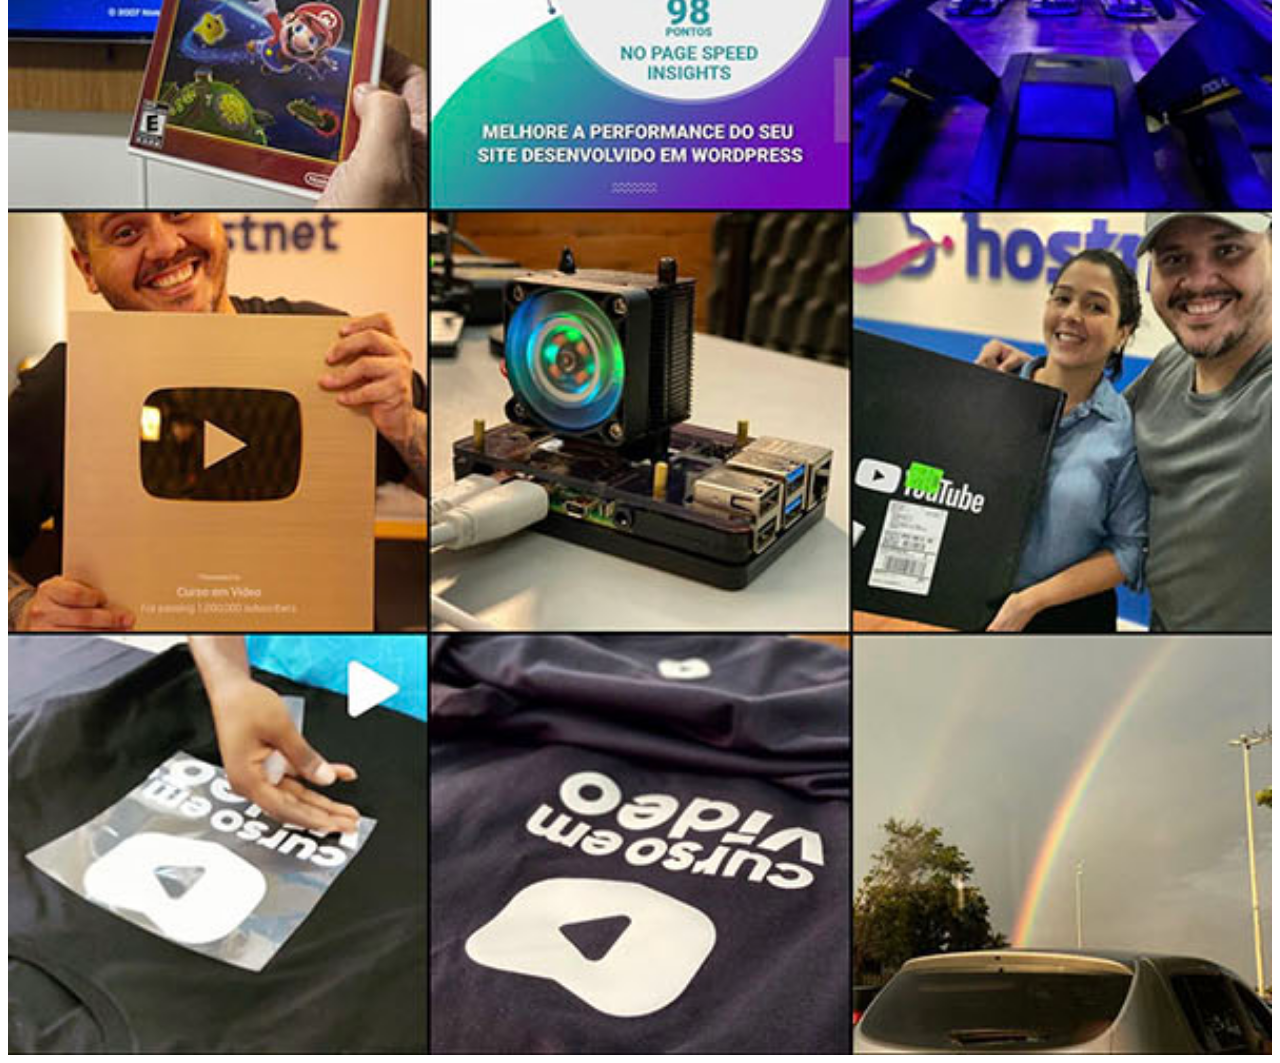
<file: paginas-extras/insta.html>
<!DOCTYPE html>
<html lang="pt-br">
<head>
    <meta charset="UTF-8">
    <meta name="viewport" content="width=device-width, initial-scale=1.0">
    <title>Document</title>
      <style>

        
img{
    width: 100%;
    height: 100%;
    display: block;
    margin: auto;
    object-fit: cover;
}


html{
    scrollbar-width: none;
}

::-webkit-scrollbar{
    display: none;
}
    </style>
</head>
<body>
    <a href=""> <img src="../imagens/tela-instagram.jpg" alt=""></a>
</body>
</html>
</file>
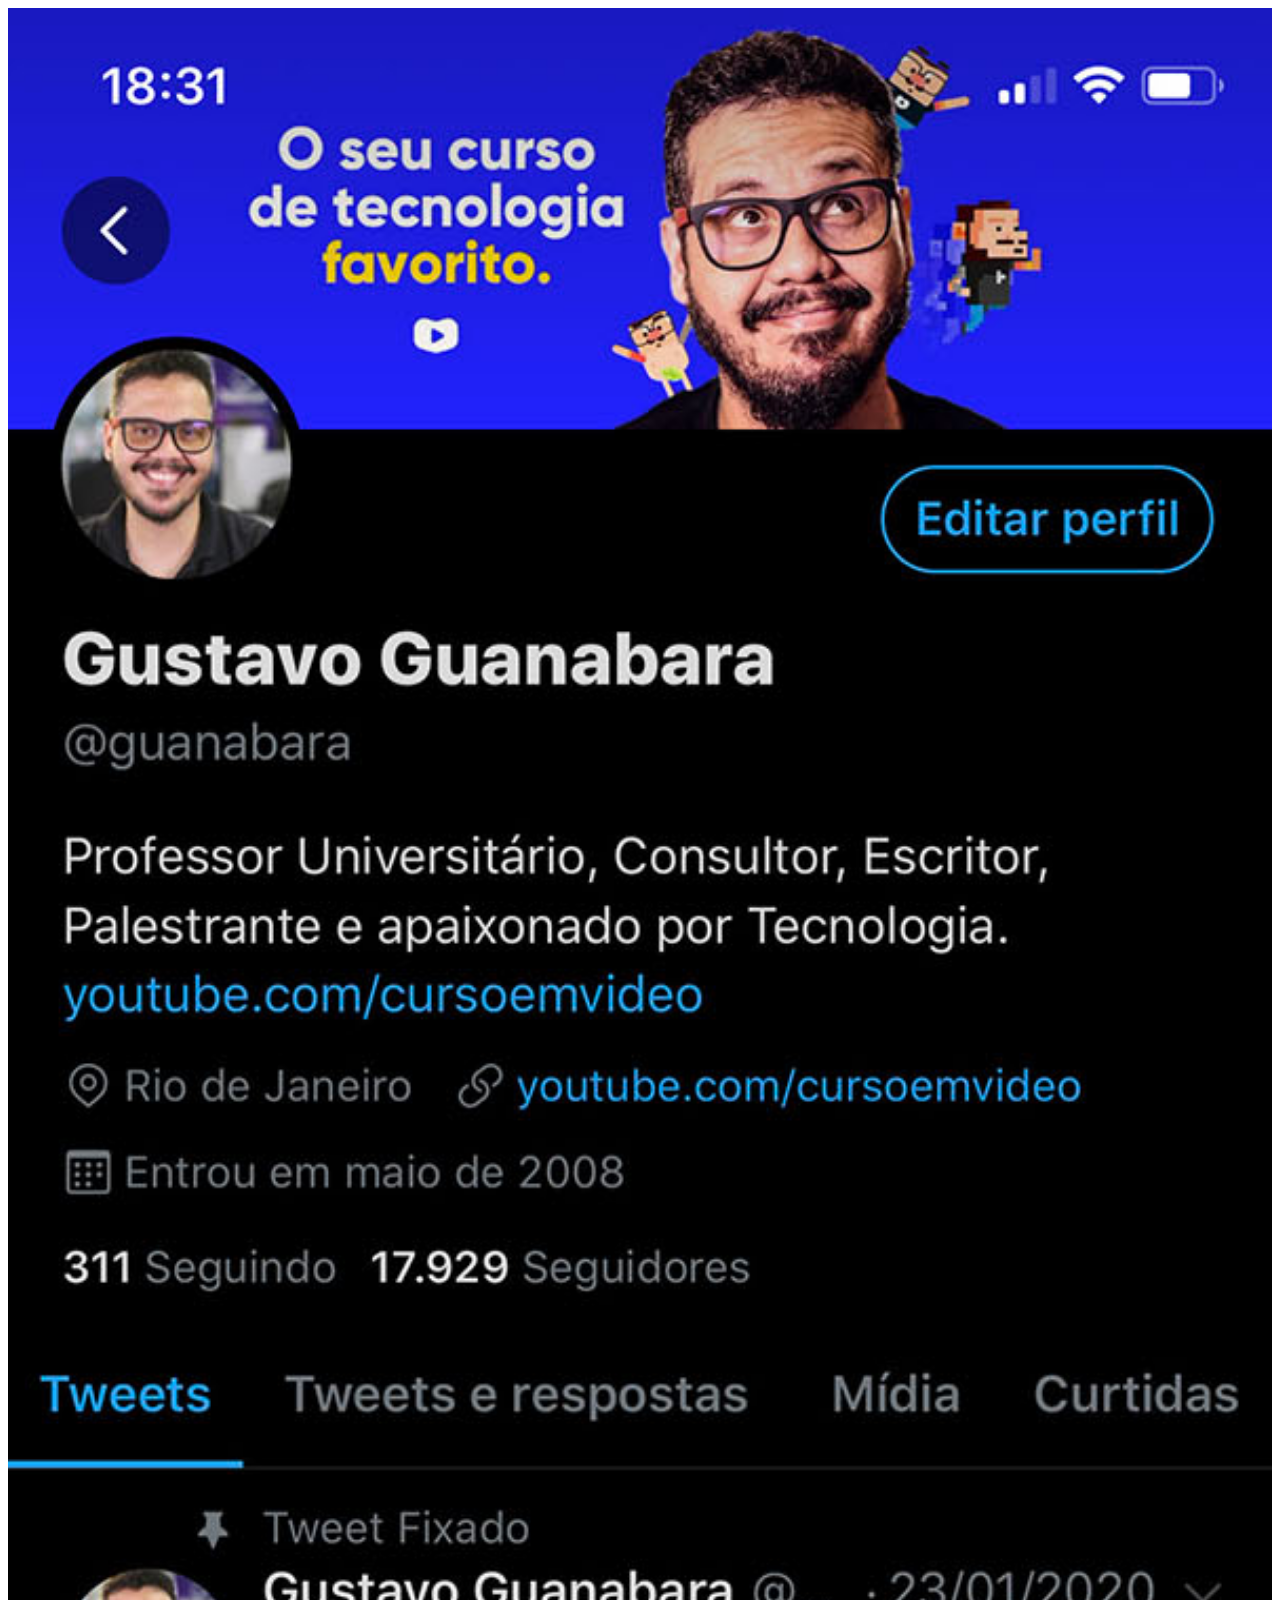
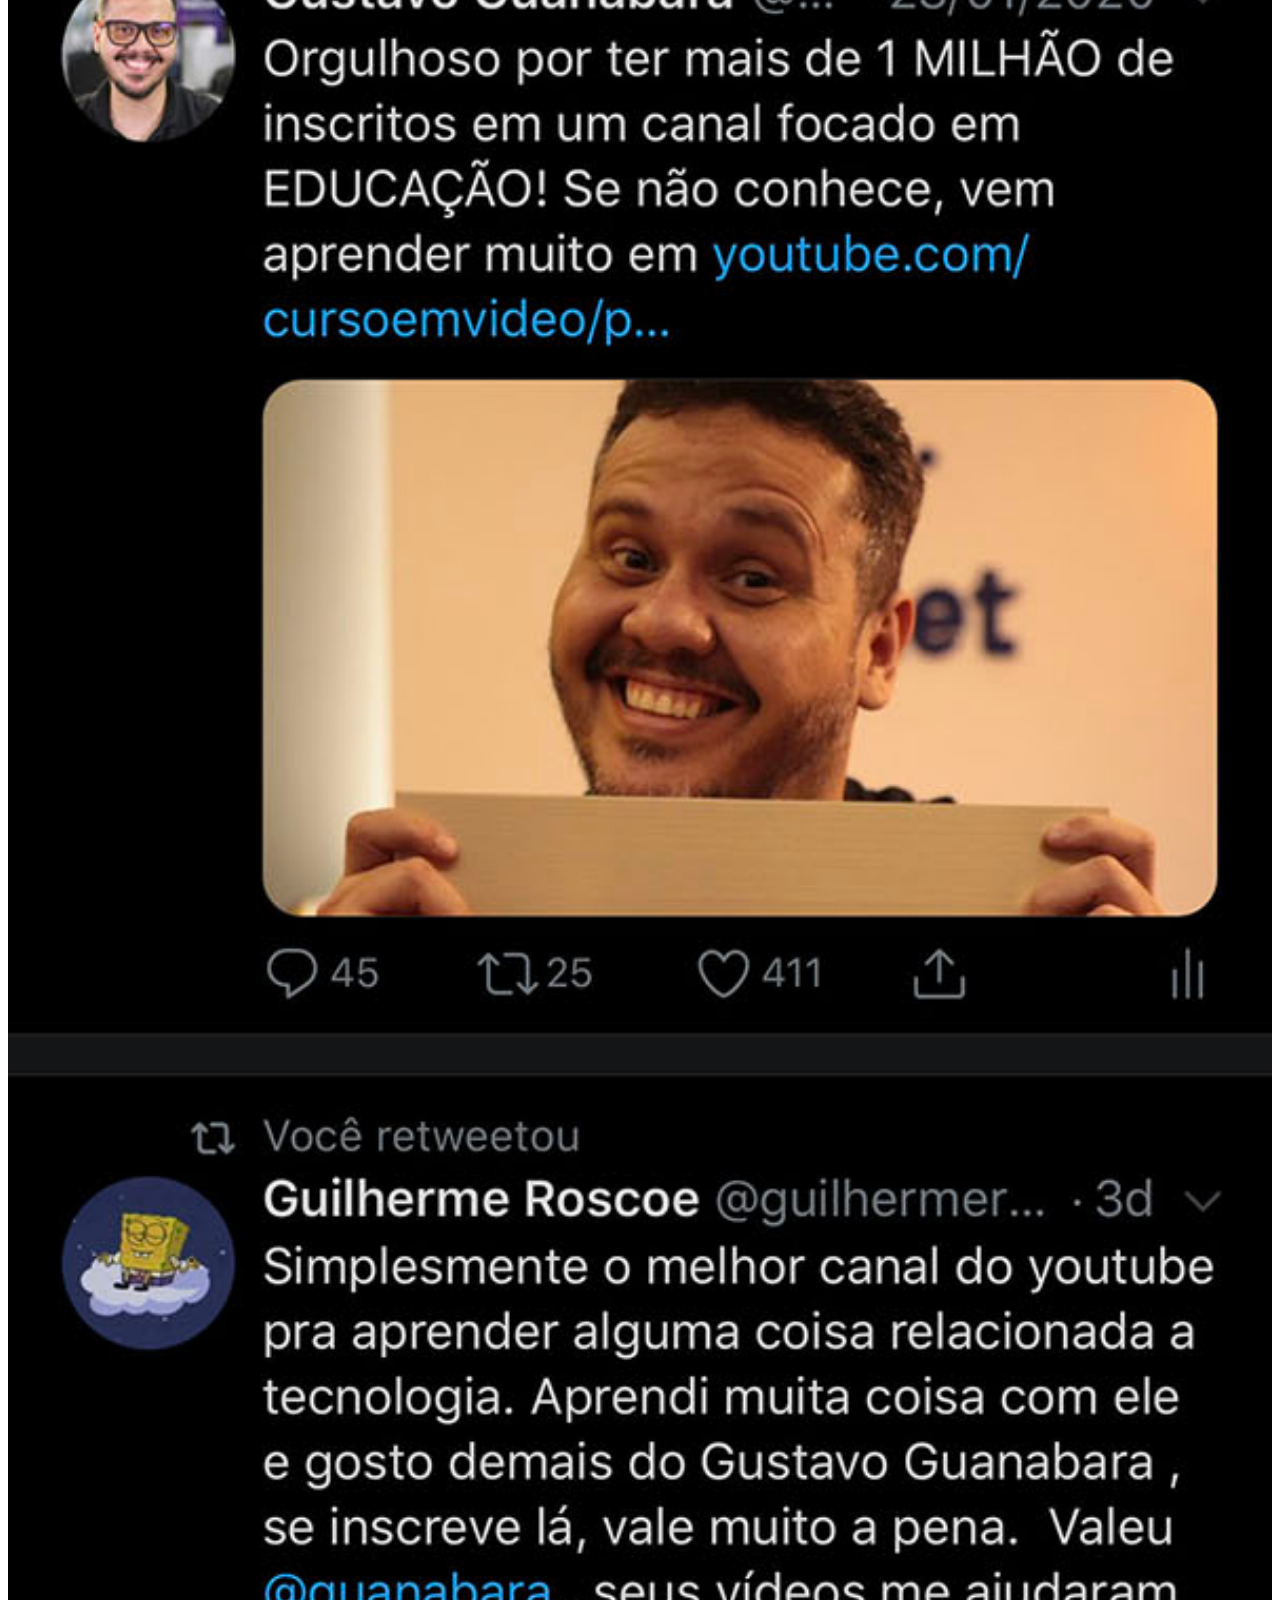
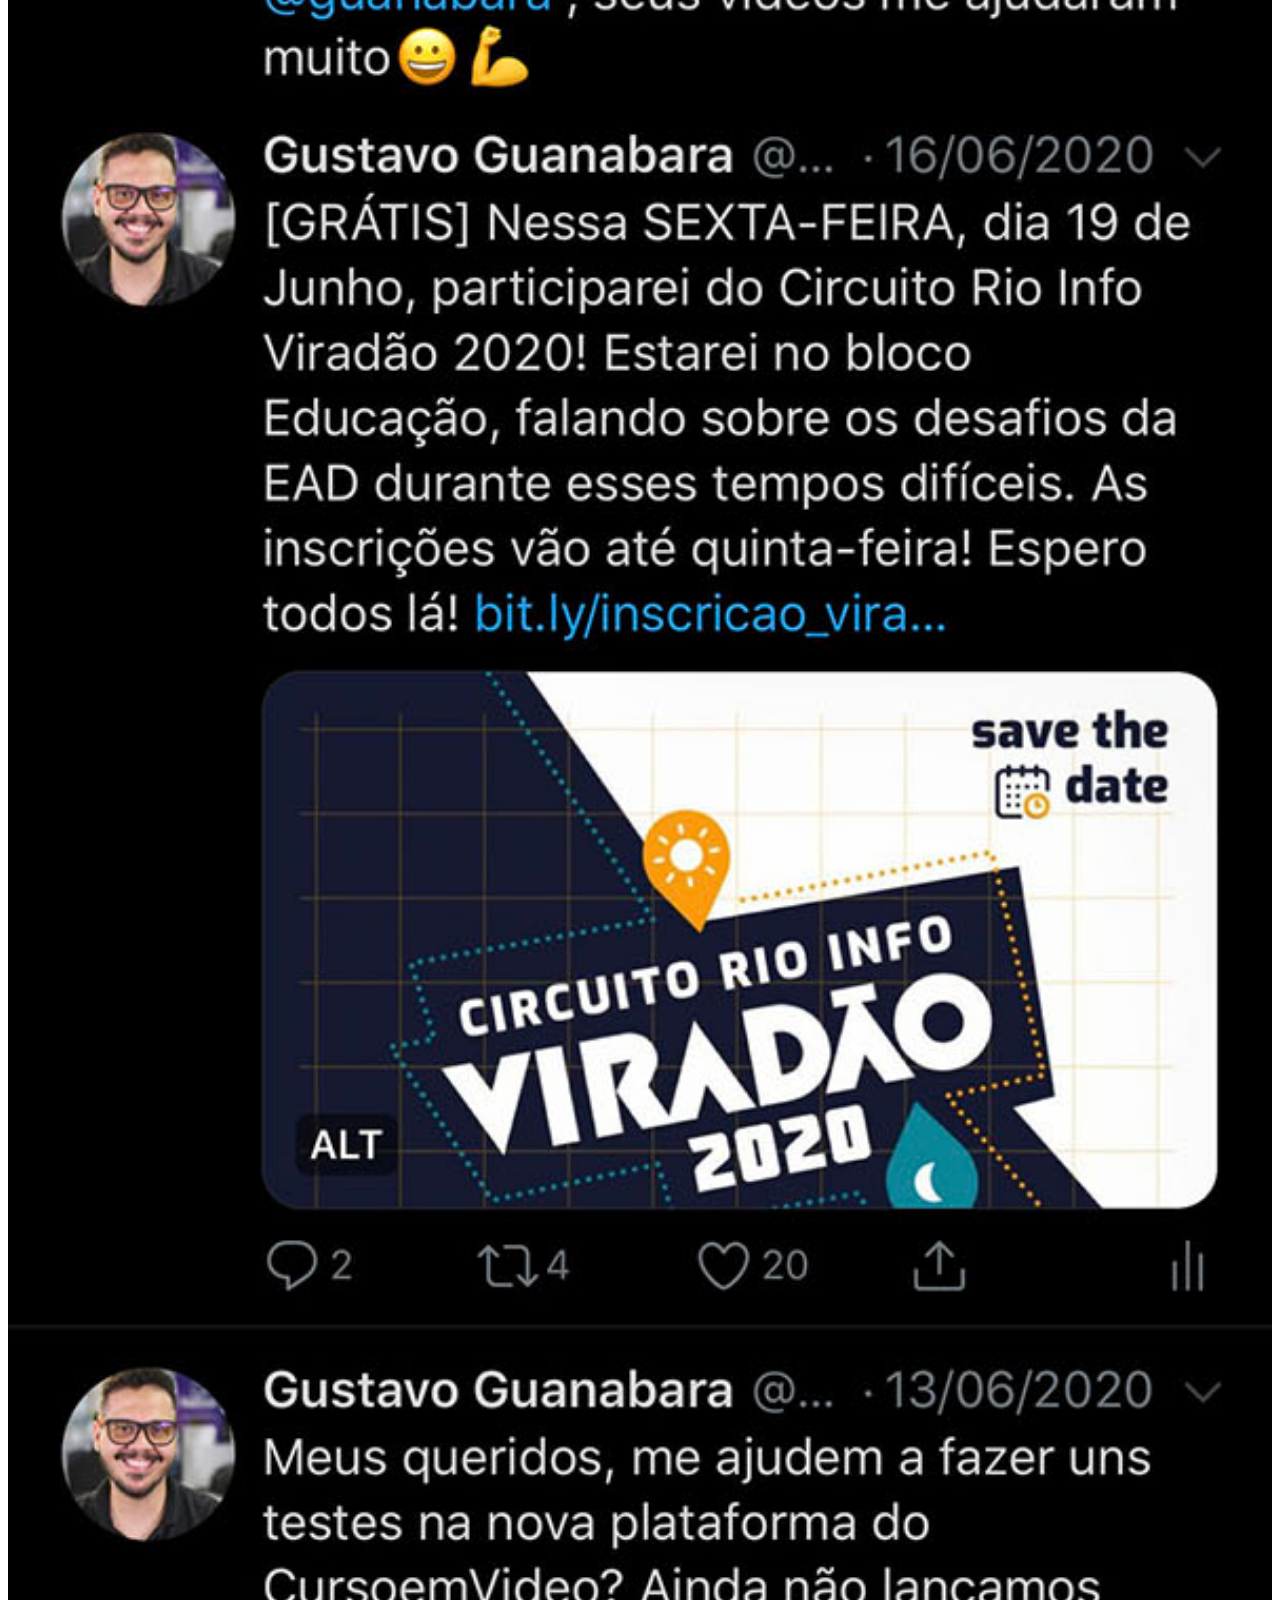
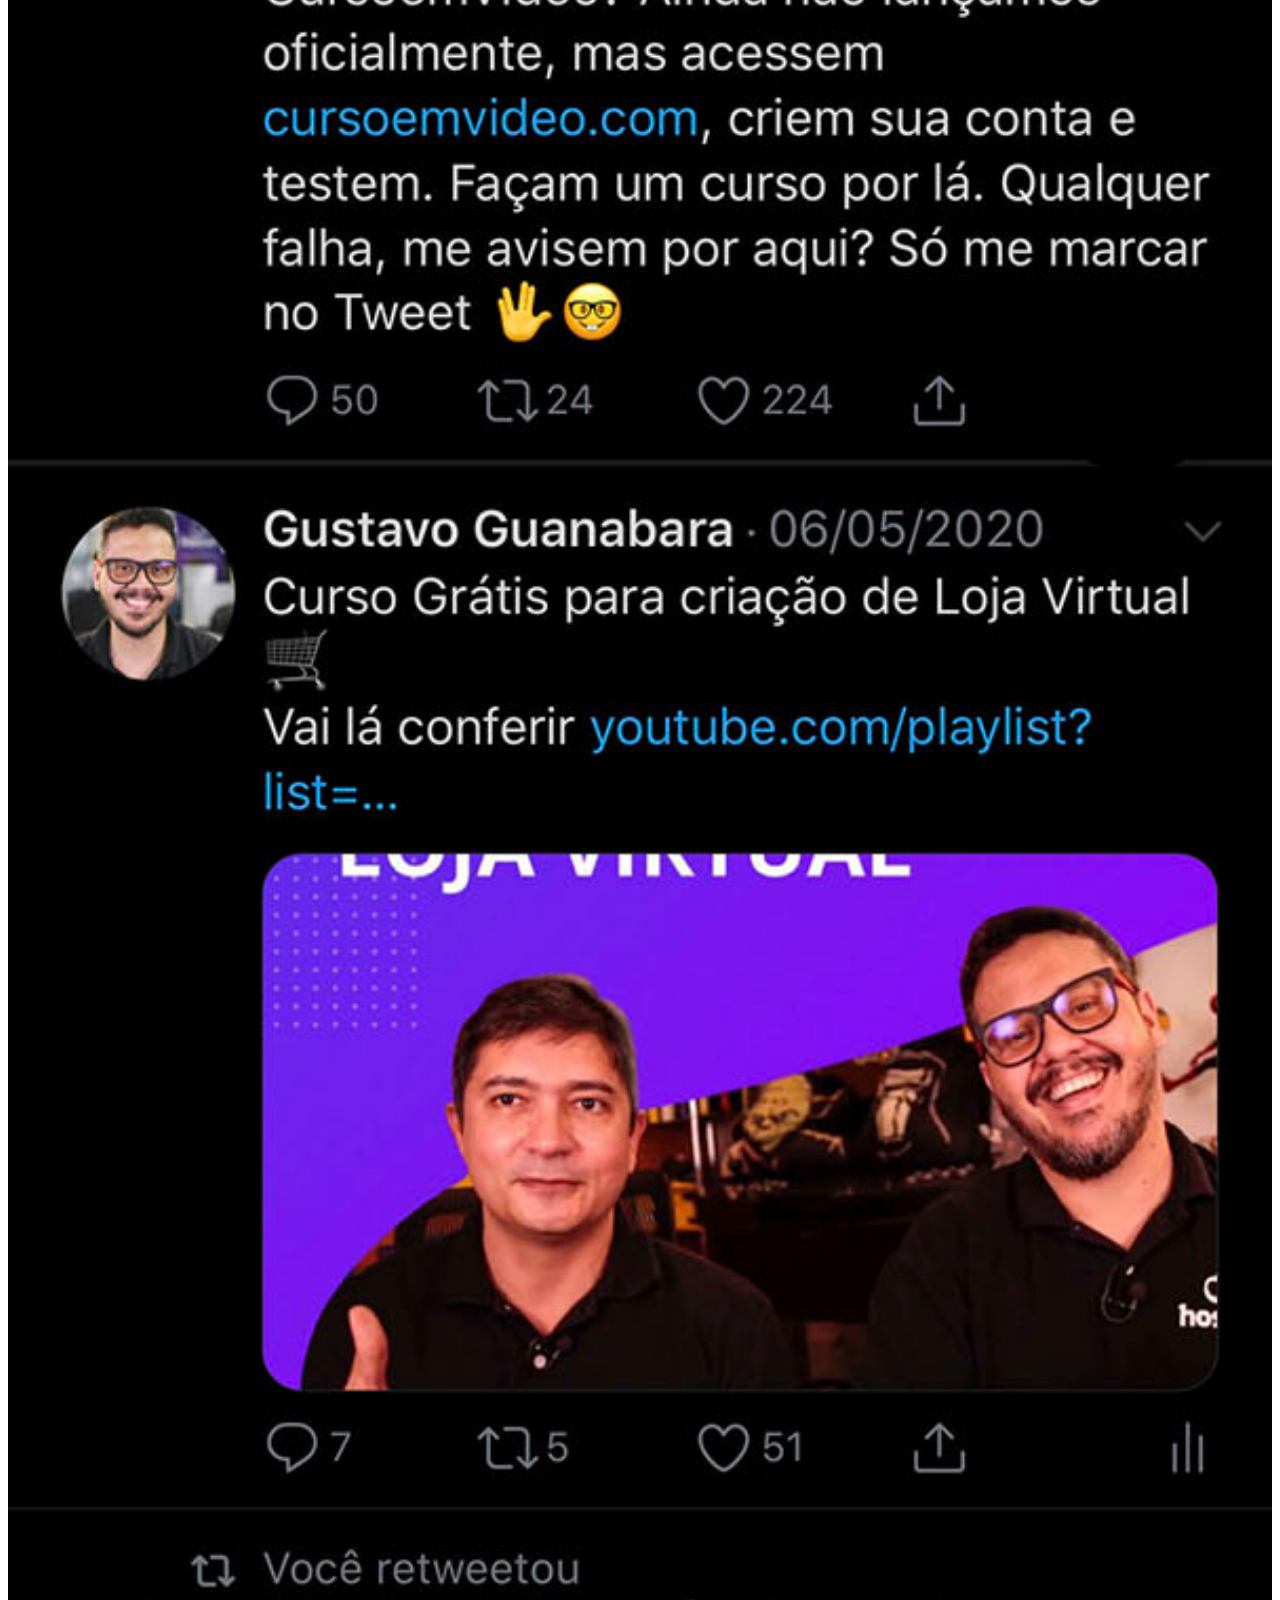
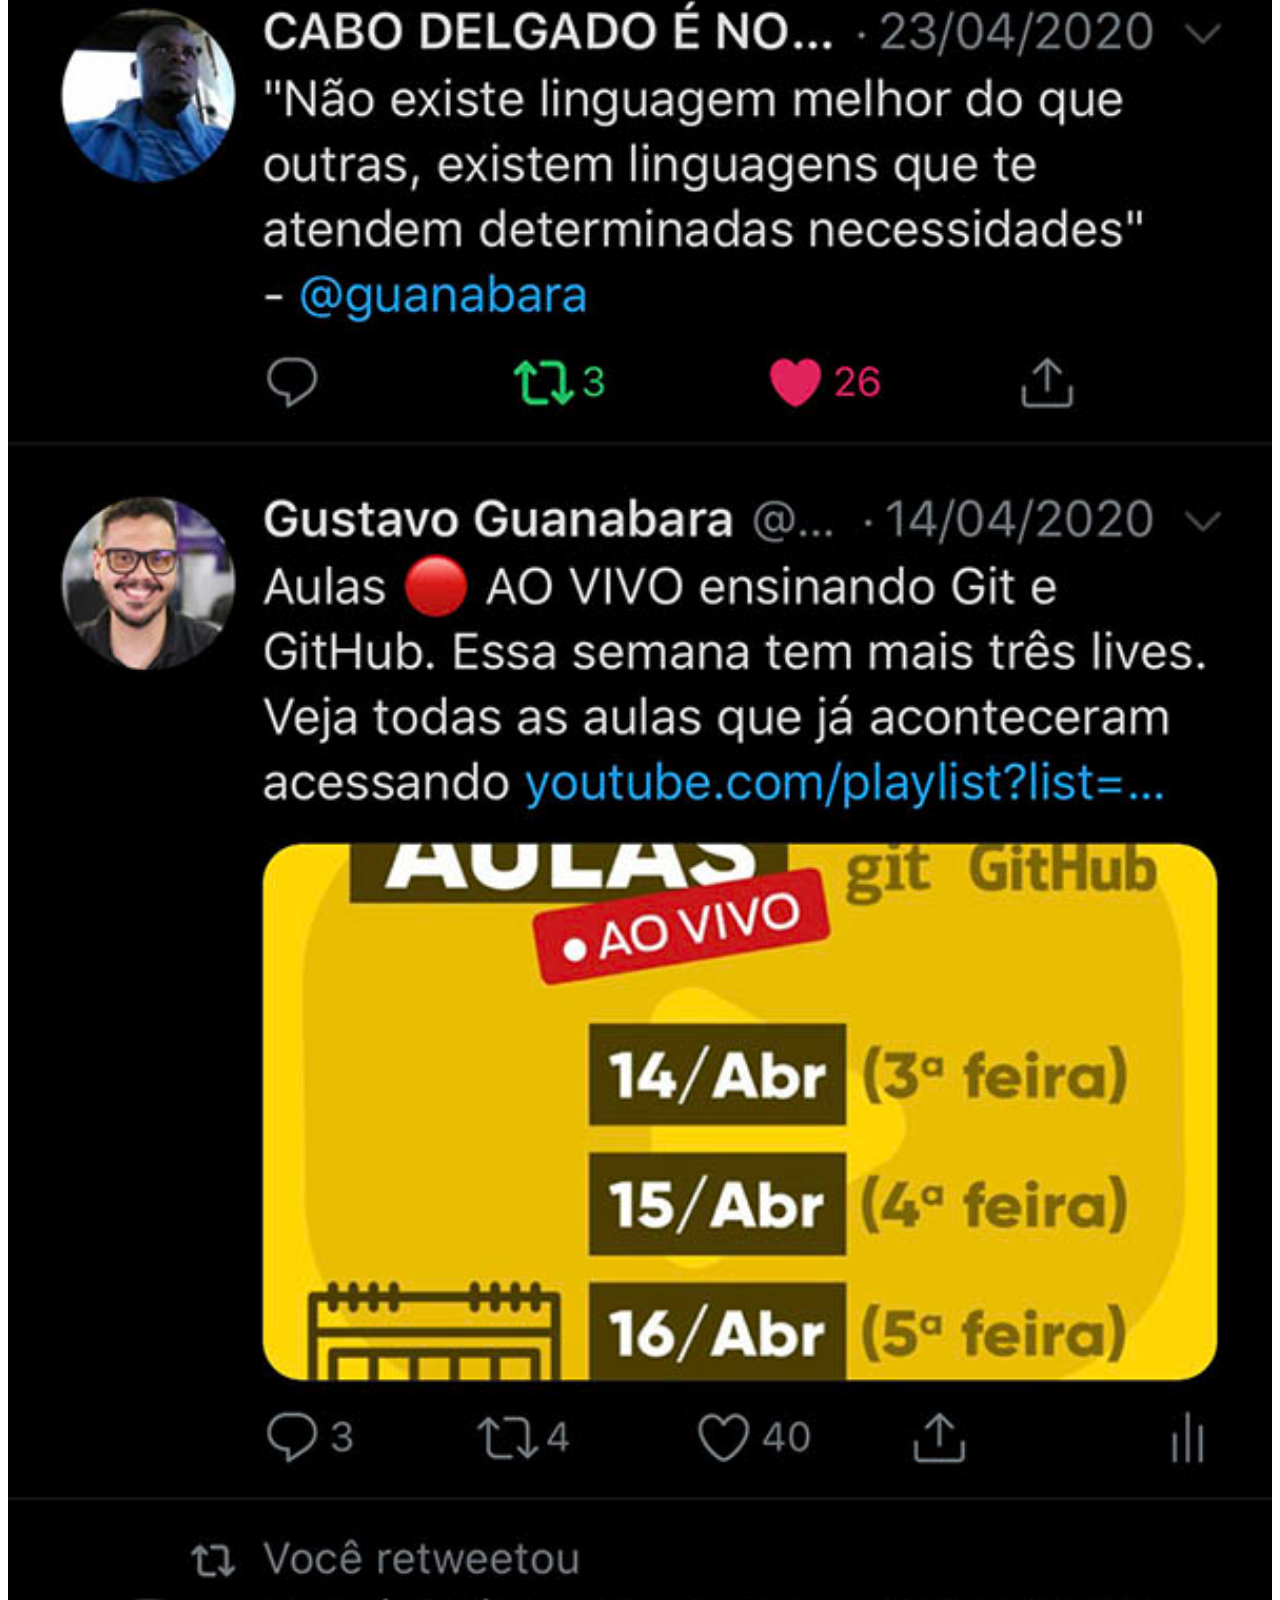
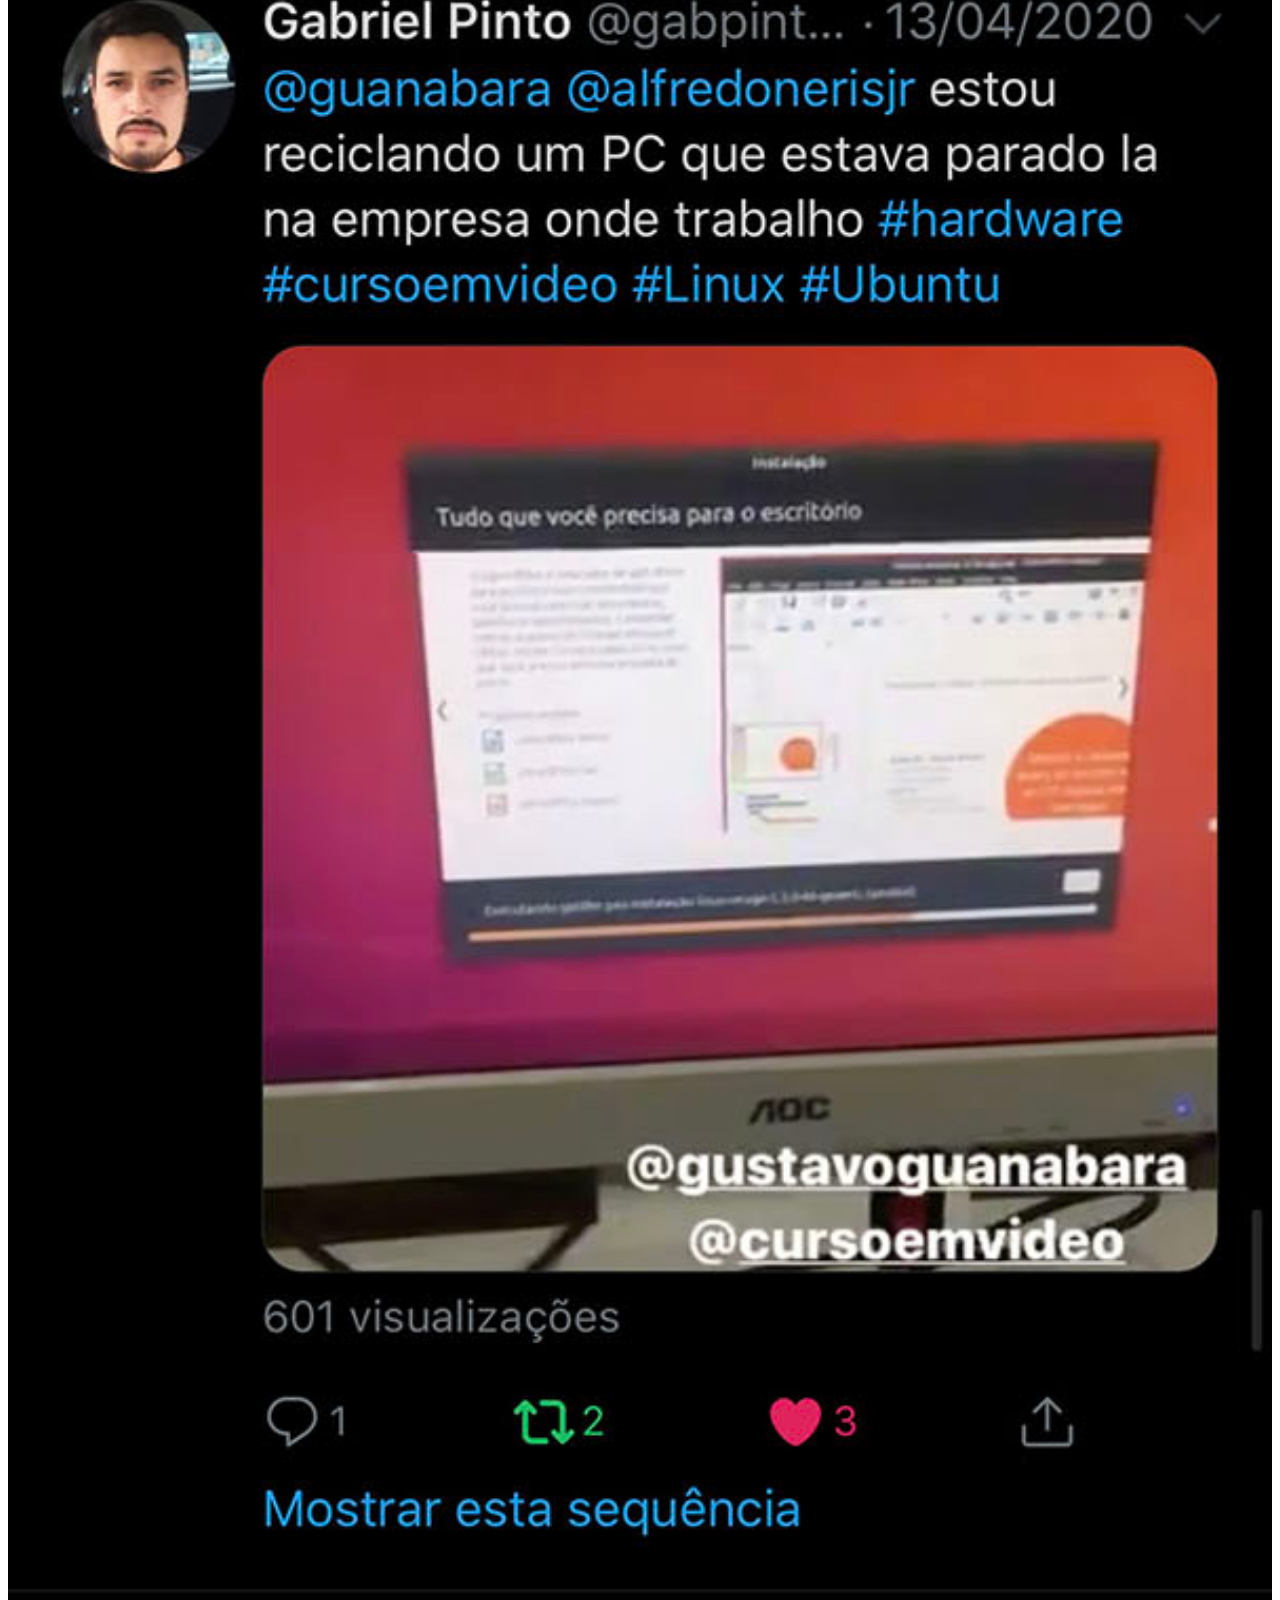
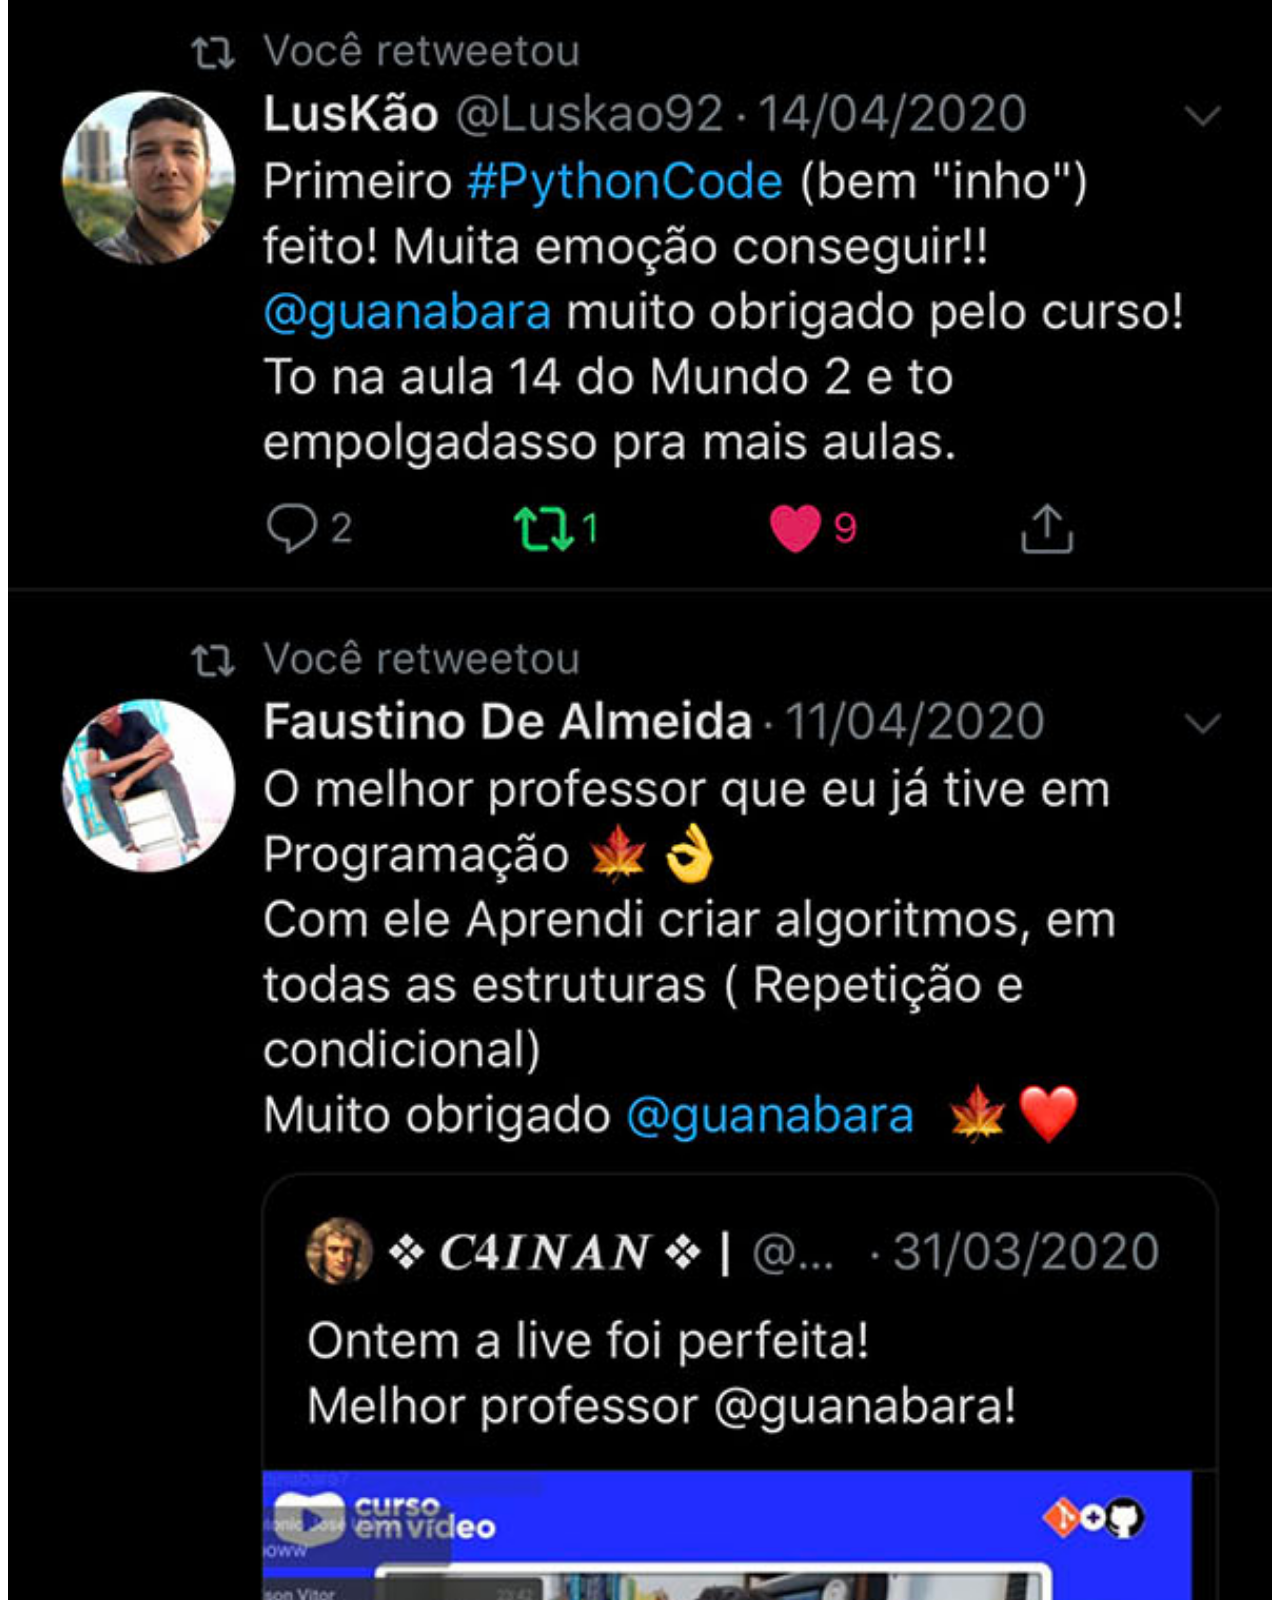
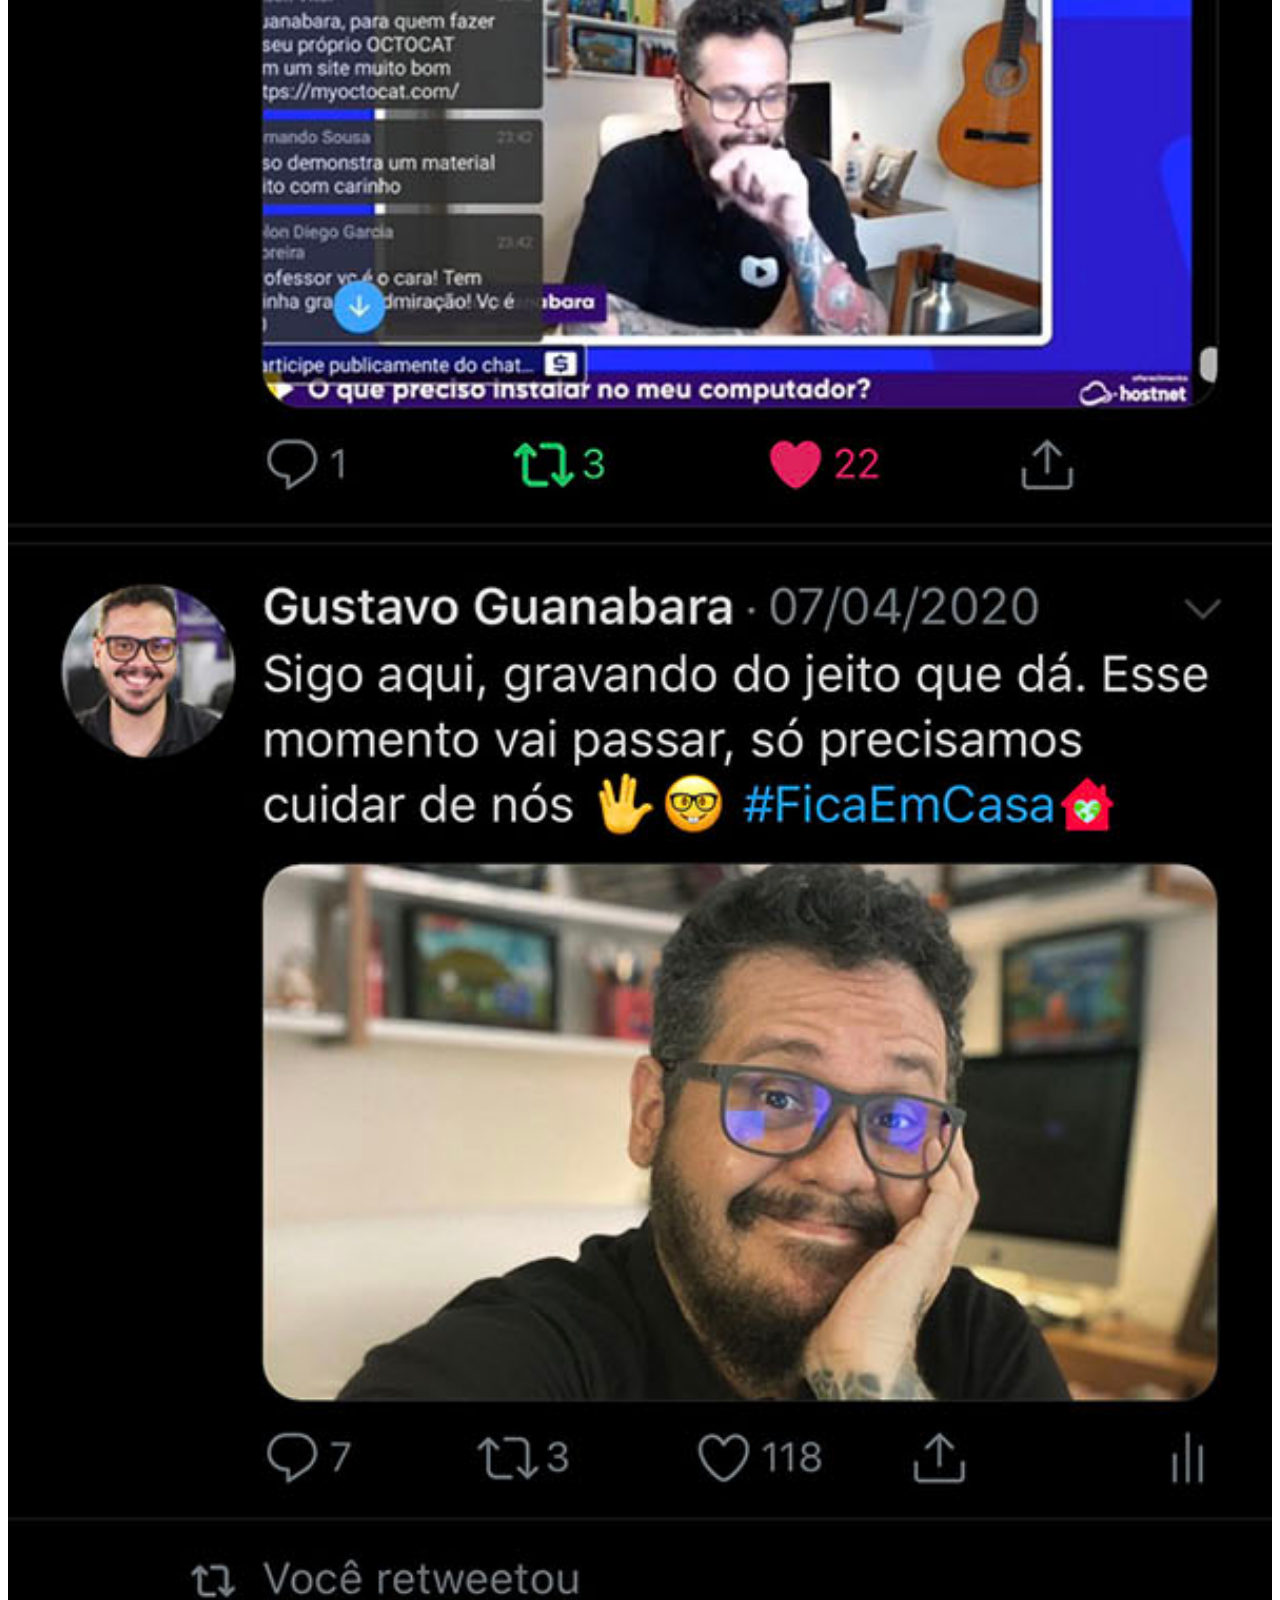
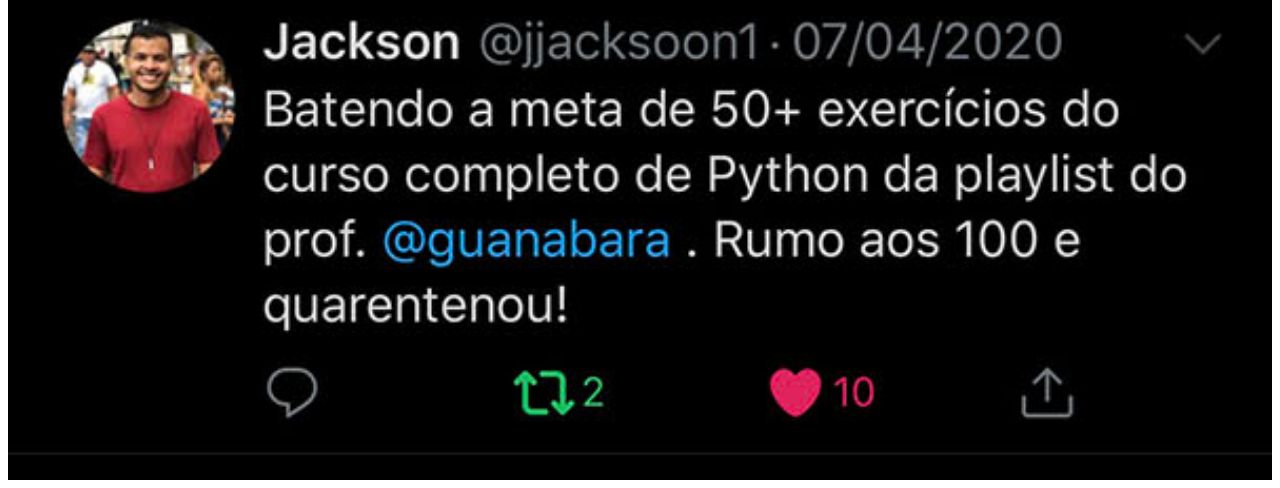
<file: paginas-extras/twi.html>
<!DOCTYPE html>
<html lang="pt-br">
<head>
    <meta charset="UTF-8">
    <meta name="viewport" content="width=device-width, initial-scale=1.0">
    <title>Document</title>
      <style>

        
img{
    width: 100%;
    height: 100%;
    display: block;
    margin: auto;
    object-fit: cover;
}


html{
    scrollbar-width: none;
}

::-webkit-scrollbar{
    display: none;
}
    </style>
</head>
<body>
    <a href=""> <img src="../imagens/tela-twitter.jpg" alt=""></a>
</body>
</html>
</file>
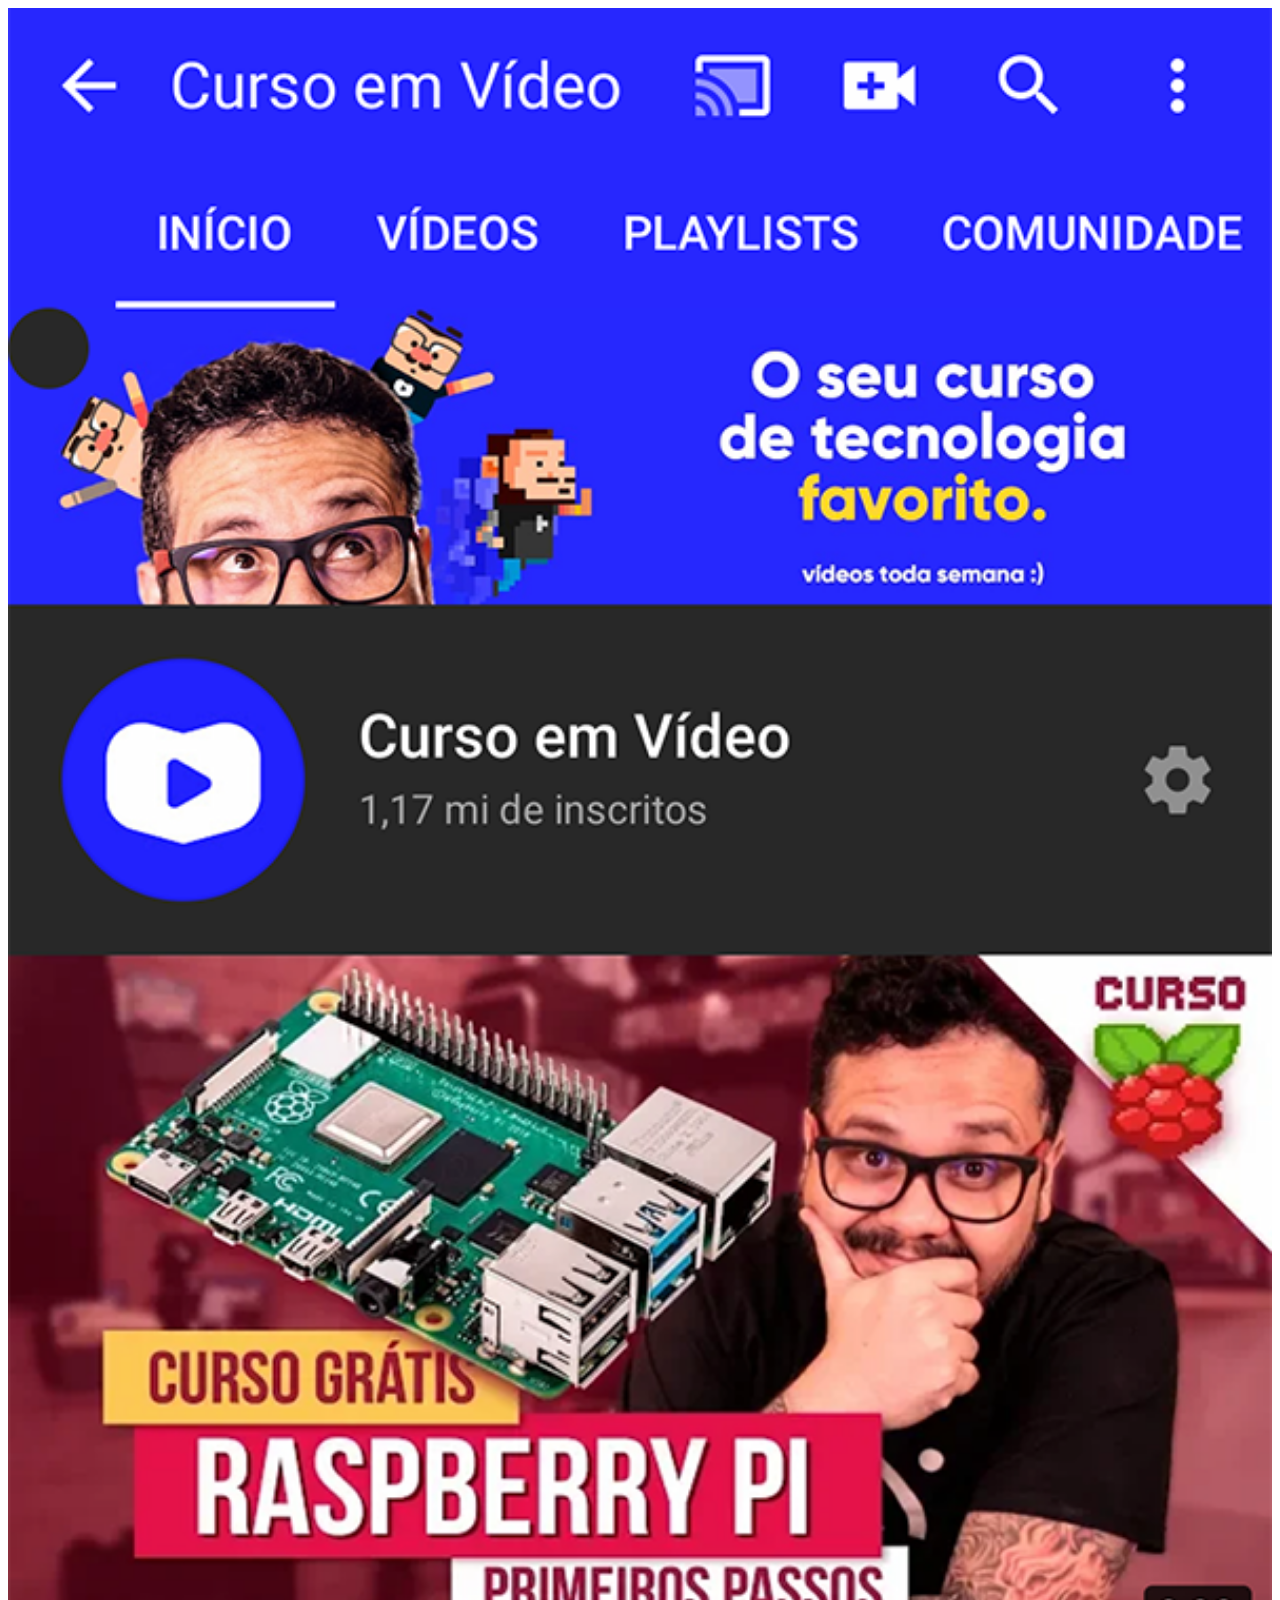
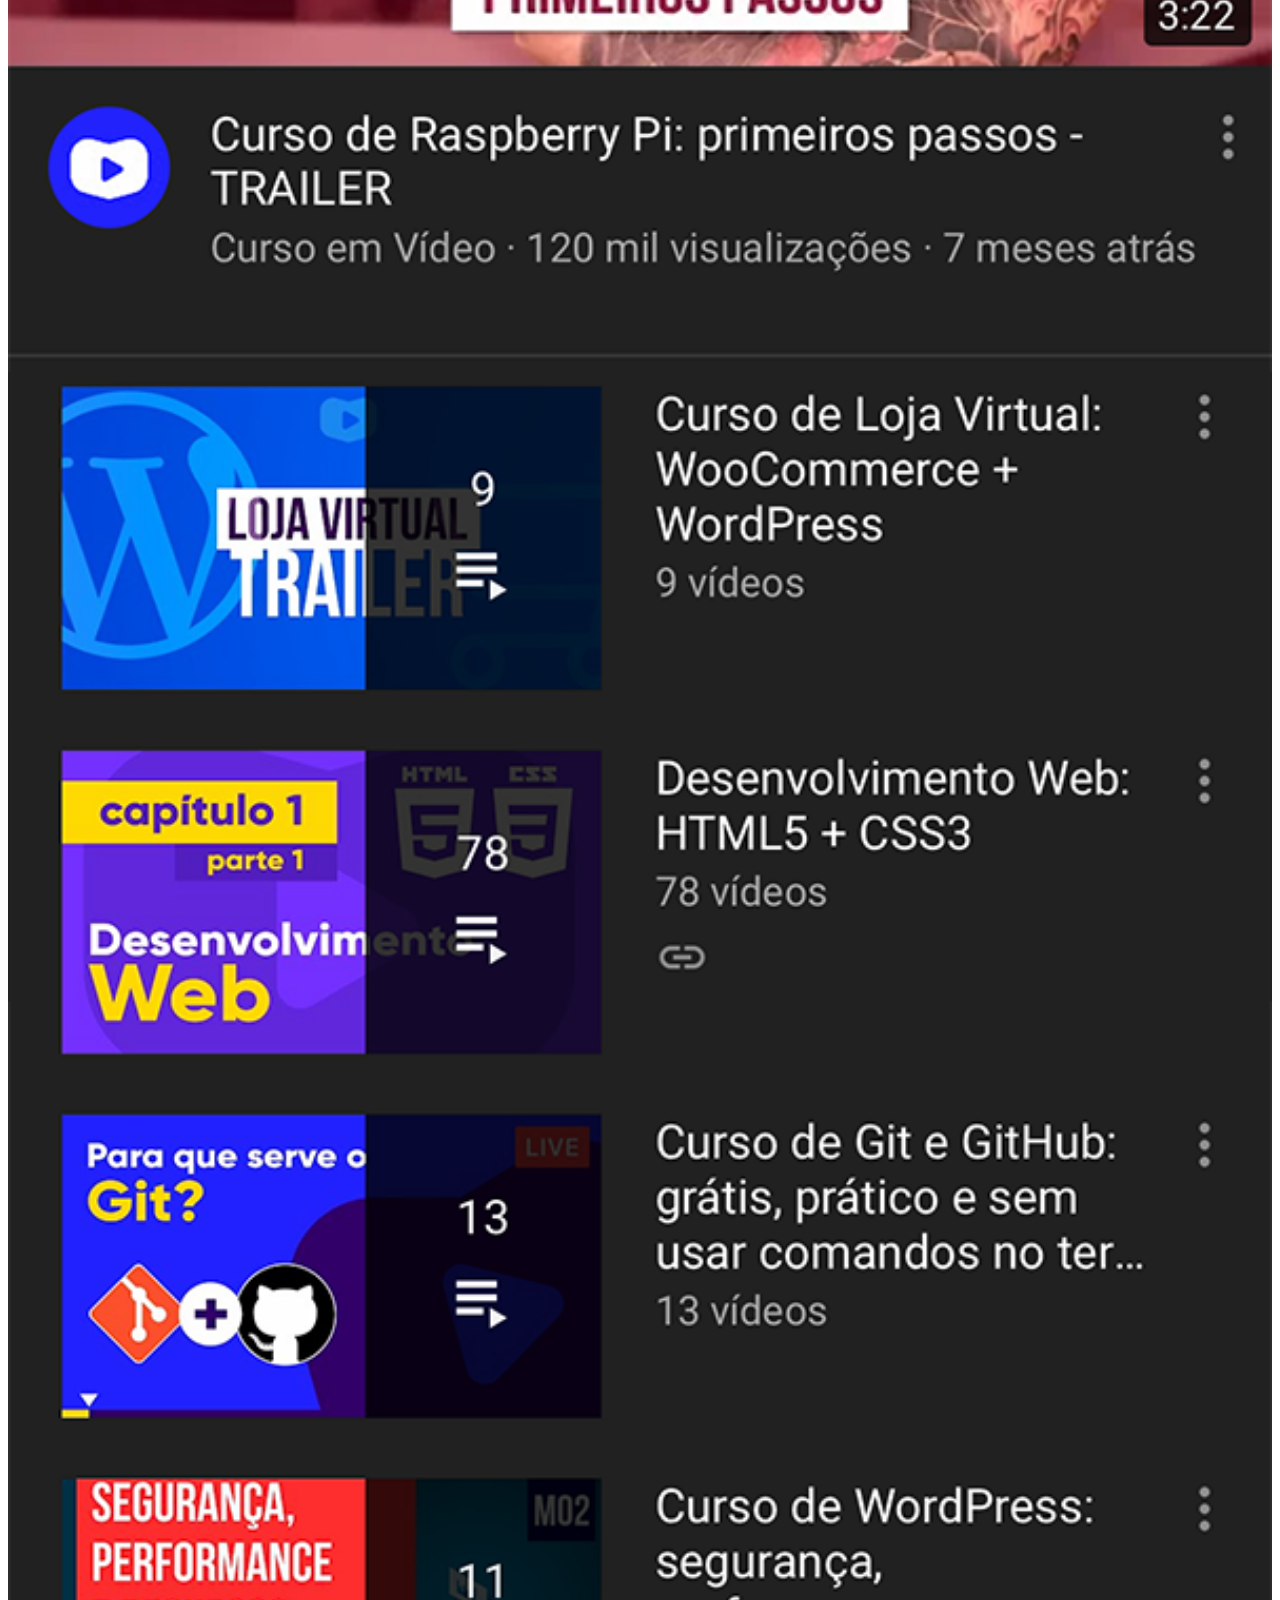
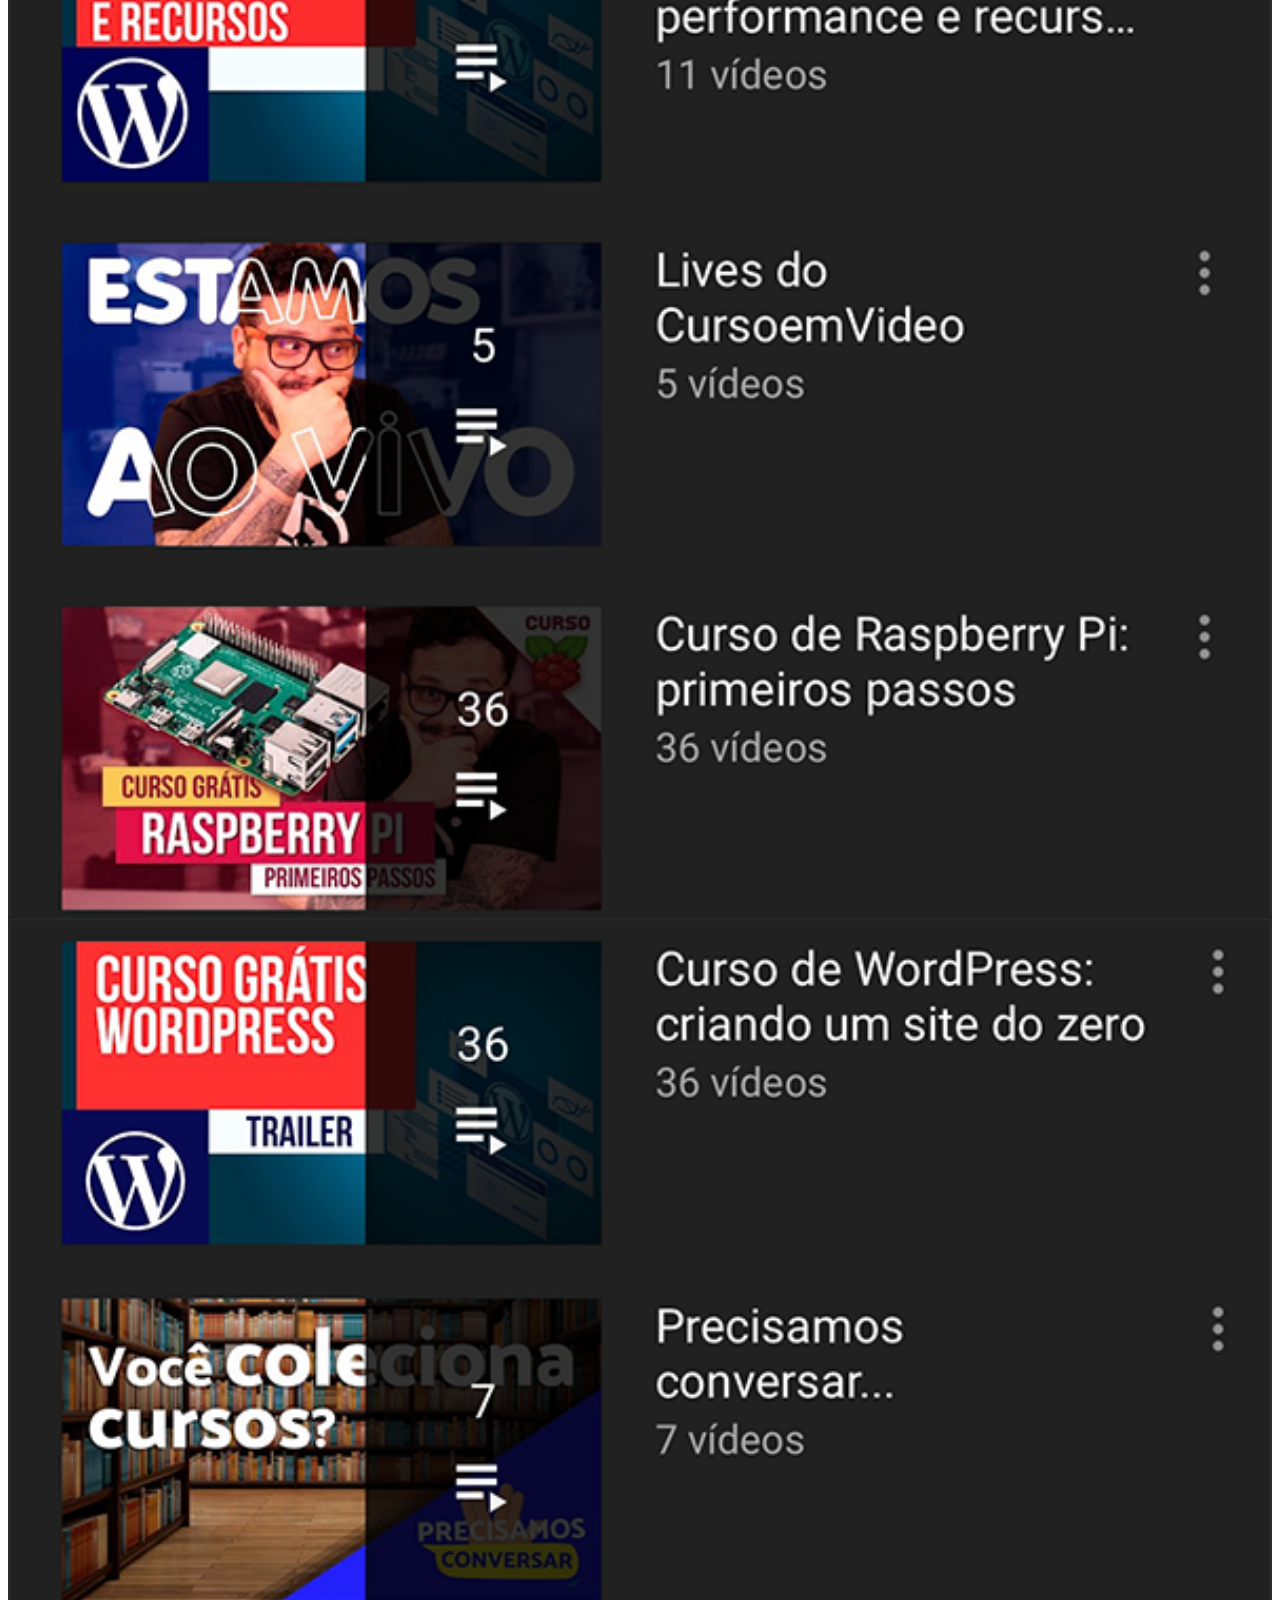
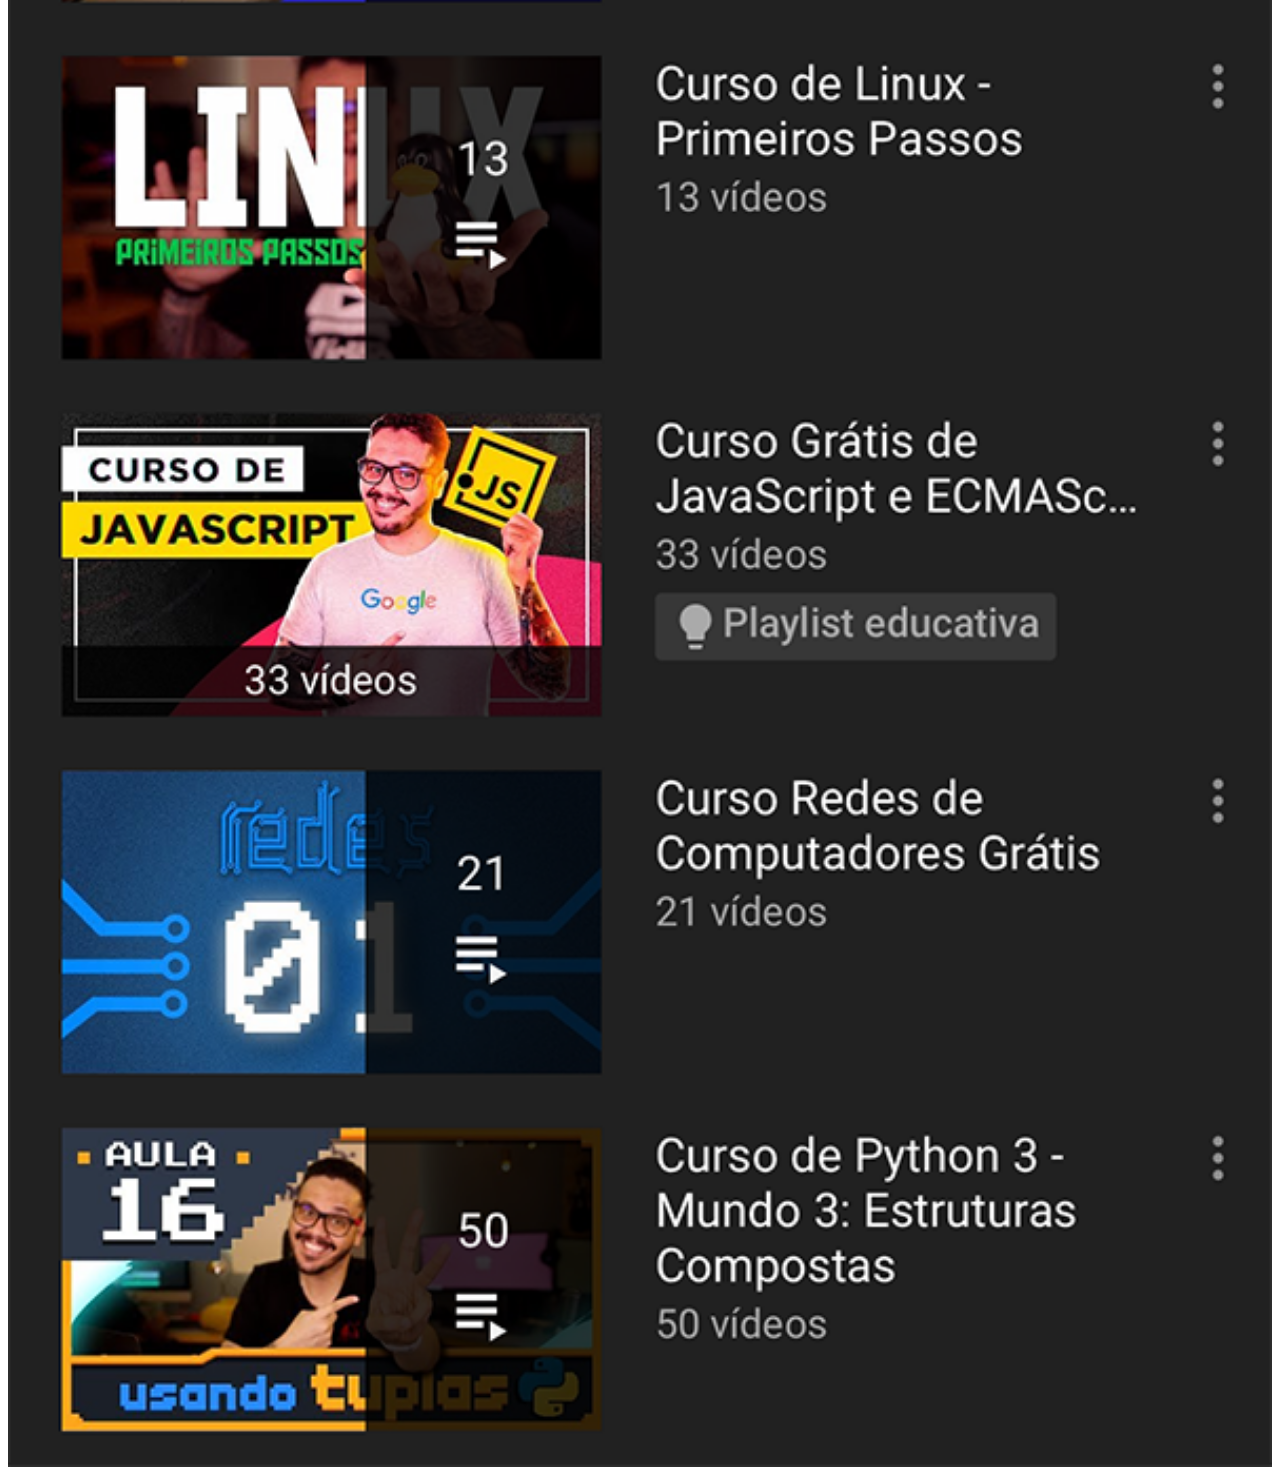
<file: paginas-extras/you.html>
<!DOCTYPE html>
<html lang="pt-br">
<head>
    <meta charset="UTF-8">
    <meta name="viewport" content="width=device-width, initial-scale=1.0">
    <title>Document</title>
    <style>

        
img{
    width: 100%;
    height: 100%;
    display: block;
    margin: auto;
    object-fit: cover;
}


html{
    scrollbar-width: none;
}

::-webkit-scrollbar{
    display: none;
}
    </style>
</head>
<body>
    

<a href=""><img src="../imagens/tela-youtube.png" alt=""></a>



</body>
</html>
</file>
<file: style.css>
@charset "UTF-8";

body{
    background-image: url(imagens/fundo-madeira.jpg);
    min-height: 100vh;
    display: flex;
    flex-direction: column;
}

#telefone{
  position: relative;
   margin: auto;
   width: 300px;
} 

#telefone iframe{
    position: absolute;
    width: 89%;
    height:76%;
    top: 12%;
    left: 5%;
}

#conteudo{
    display: flex;
    align-items: flex-start;
    justify-content: center;
    gap: 10px;
}

#imagem{
    width: 100%;
    display: block;
}


img{
    width: 50%;
    height: 50%;
}

.you{
     width: 60px;
    height: auto;
    border-radius: 50px 50px ;
    margin-top: 20px;
}

.you{
    transition: 0.5s;
}
.you:hover{
    transform: scale(1.1);
    border: 3px solid white ;
border-radius: 50%;
}

footer{
    background-color: black;
    color: white;
    font-family: Arial, Helvetica, sans-serif;
    text-align: center;
    font-size: 15px;
    padding: 5px;
    margin-top: auto;
}
</file>
